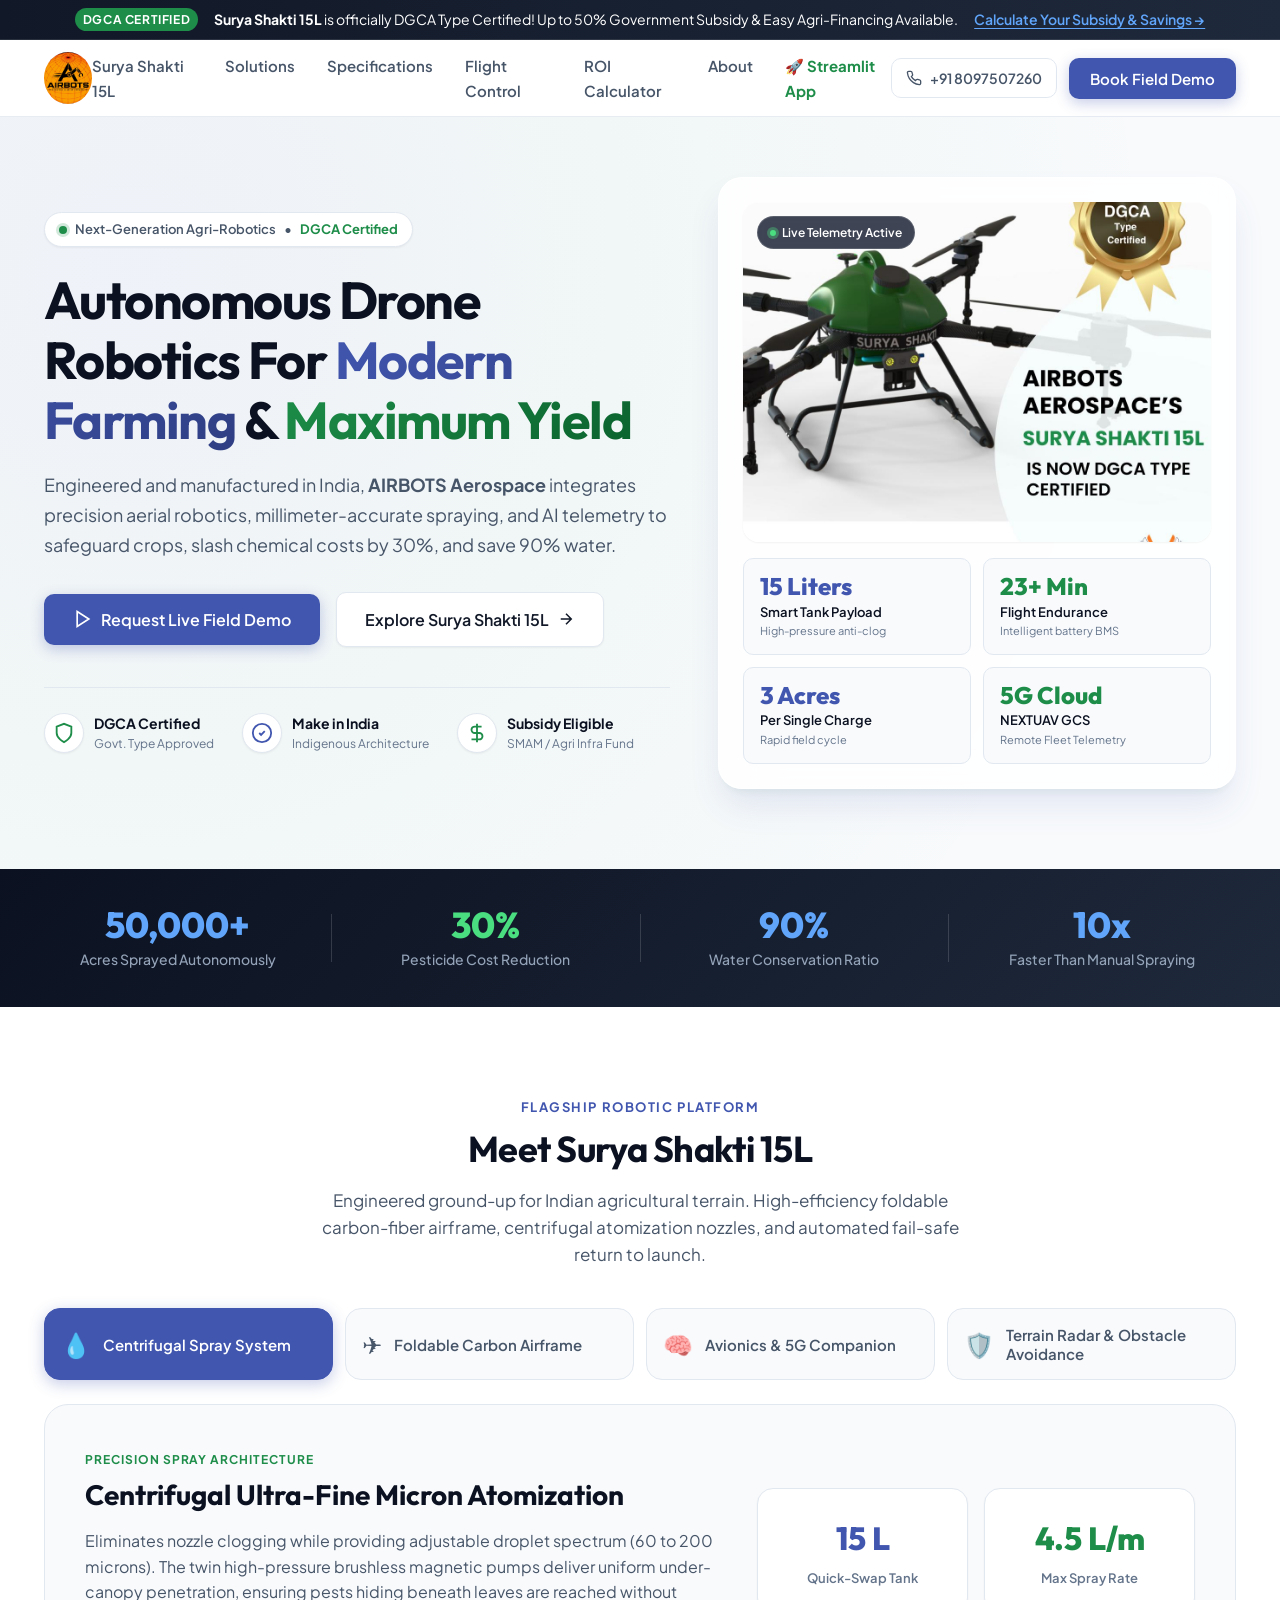
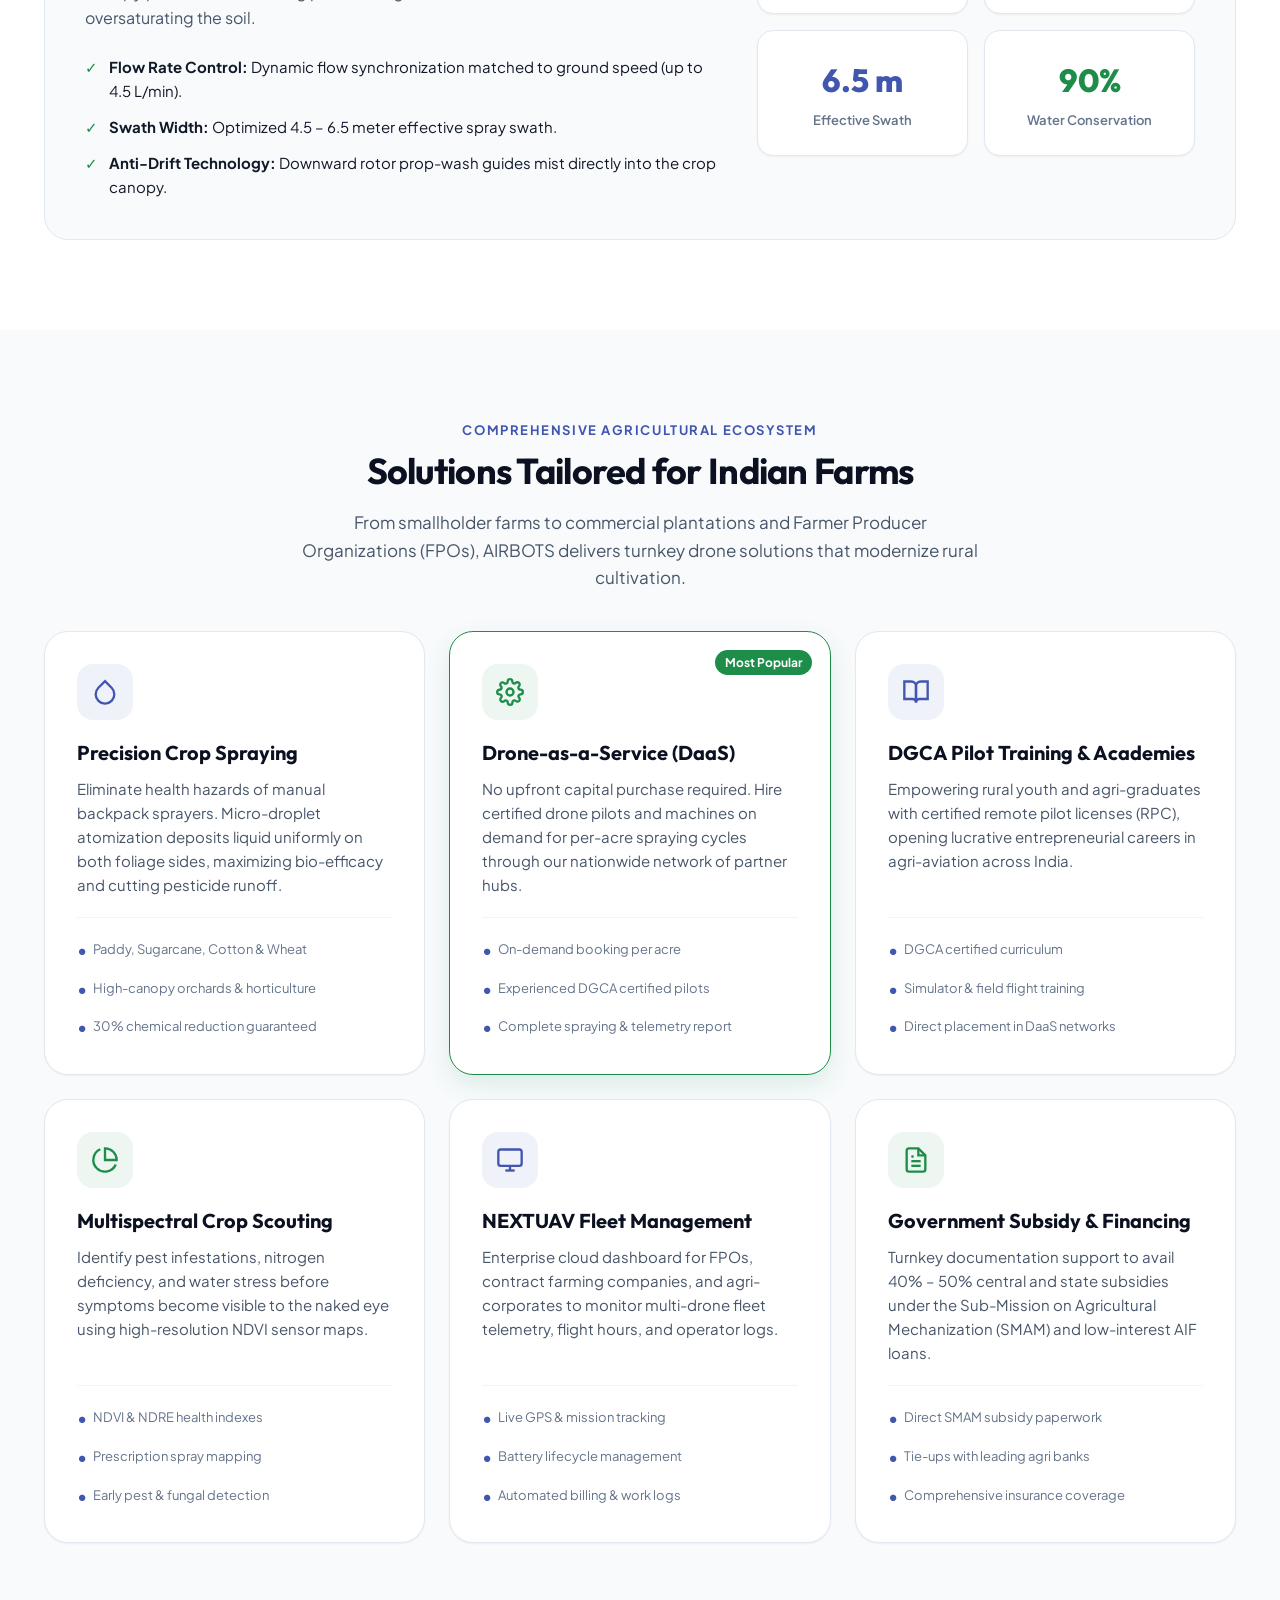
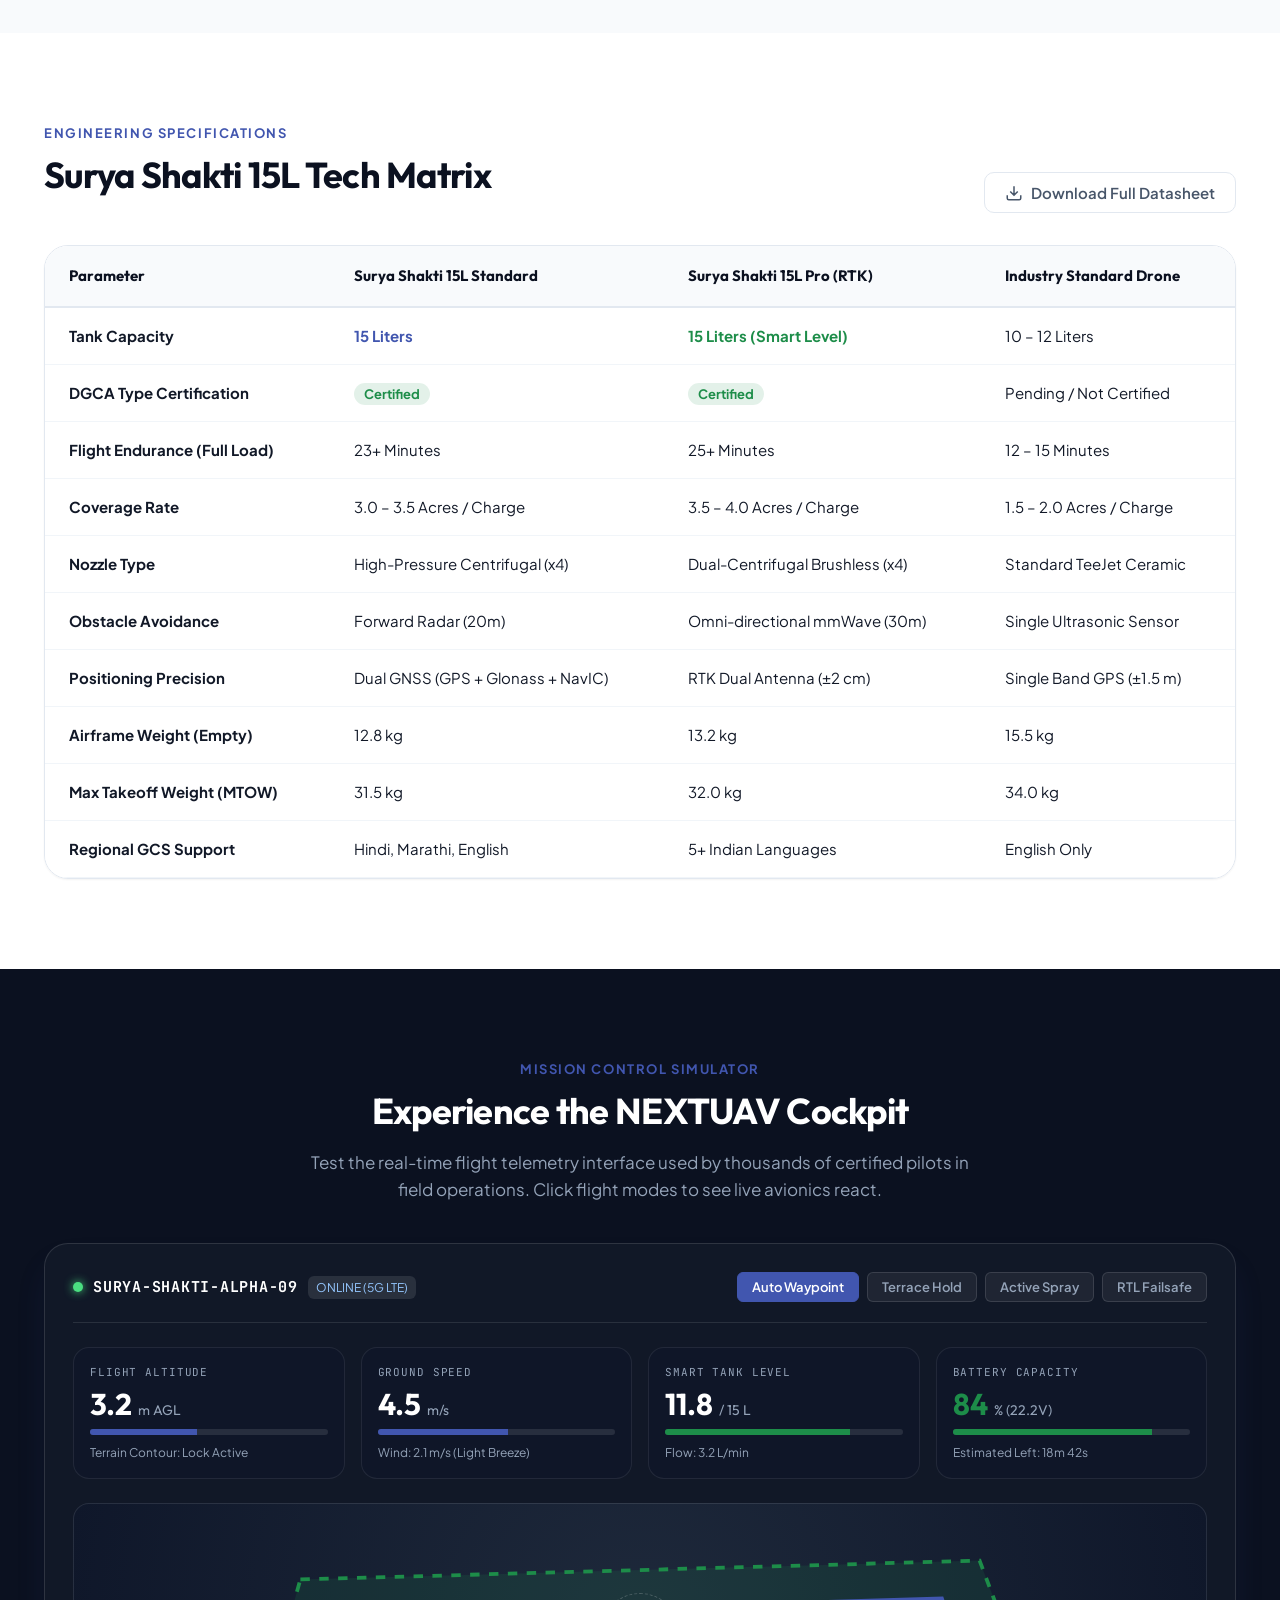
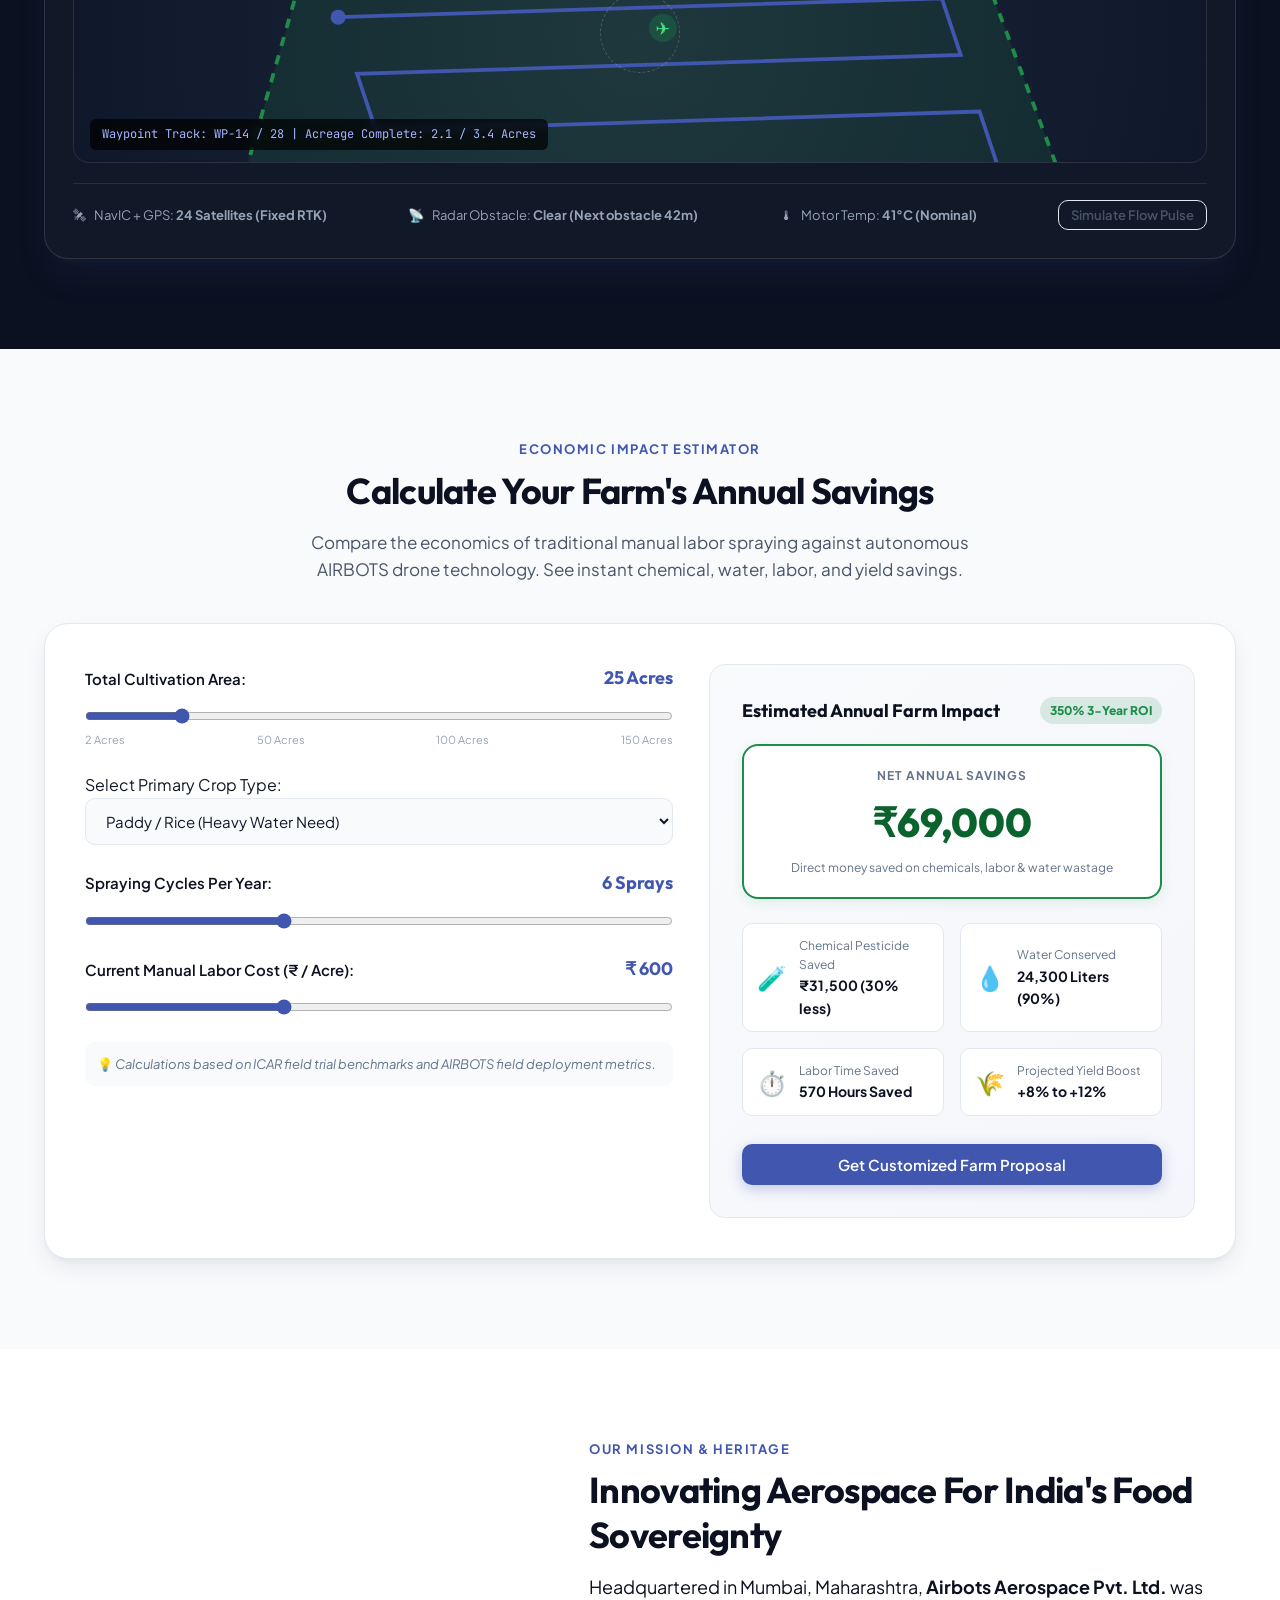
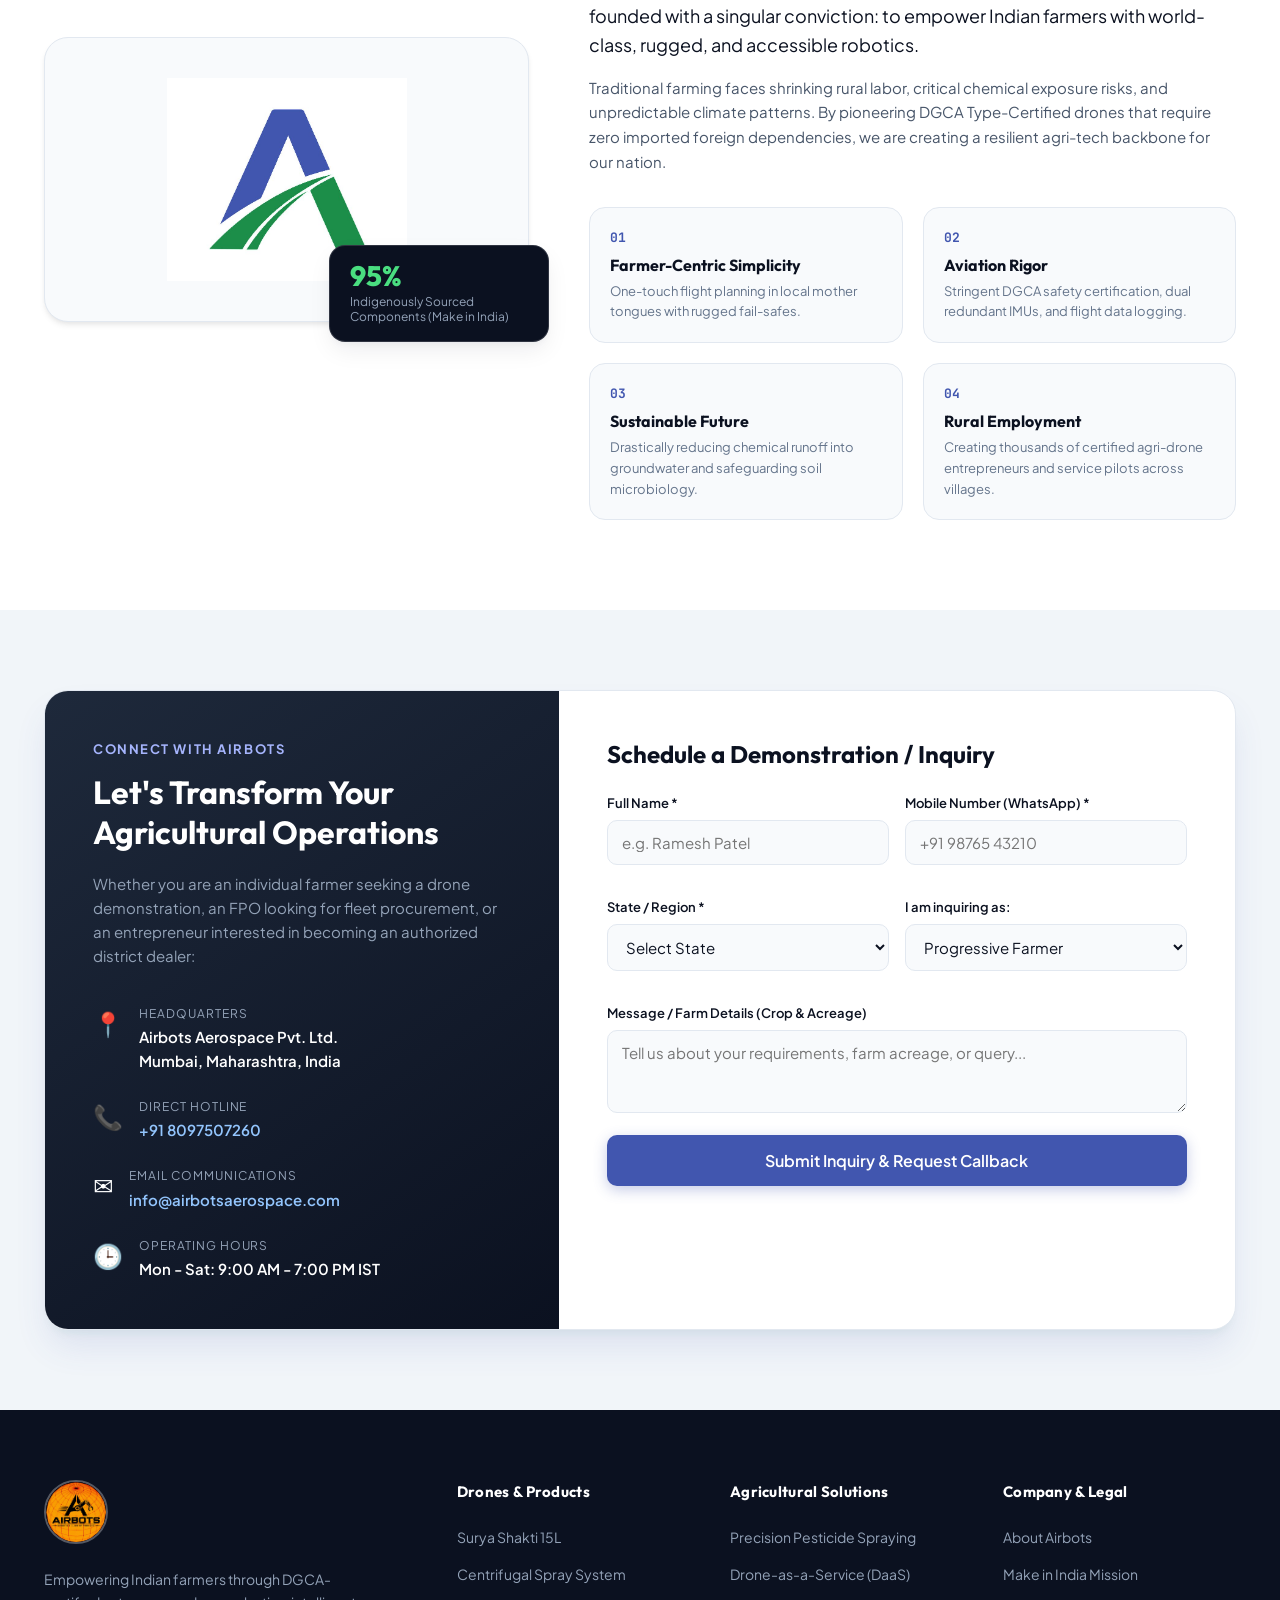
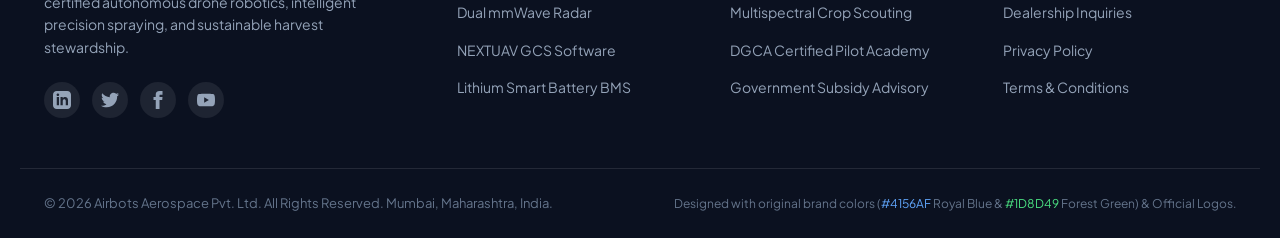
<file: index.html>
<!DOCTYPE html>
<html lang="en">
<head>
  <meta charset="UTF-8" />
  <meta name="viewport" content="width=device-width, initial-scale=1.0" />
  <title>AIRBOTS Aerospace — Autonomous Drone Robotics for Precision Agriculture</title>
  <link rel="icon" type="image/png" href="airbot_favicon.png" />
  <meta name="description" content="AIRBOTS Aerospace delivers DGCA Type-Certified autonomous agricultural drones, intelligent spraying solutions, and precision crop telemetry empowering farmers across India." />
  <meta name="theme-color" content="#4156AF" />

  <!-- Google Fonts: Inter & Outfit -->
  <link rel="preconnect" href="https://fonts.googleapis.com" />
  <link rel="preconnect" href="https://fonts.gstatic.com" crossorigin />
  <link href="https://fonts.googleapis.com/css2?family=Outfit:wght@400;500;600;700;800&family=Plus+Jakarta+Sans:wght@300;400;500;600;700&family=JetBrains+Mono:wght@400;600&display=swap" rel="stylesheet" />

  <link rel="stylesheet" href="styles.css" />
</head>
<body>
  <!-- Top Notification Ribbon -->
  <div class="top-banner">
    <div class="container top-banner-content">
      <div class="banner-badge">DGCA Certified</div>
      <p class="banner-text">
        <strong>Surya Shakti 15L</strong> is officially DGCA Type Certified! Up to 50% Government Subsidy & Easy Agri-Financing Available.
      </p>
      <a href="#calculator" class="banner-link">Calculate Your Subsidy & Savings &rarr;</a>
    </div>
  </div>

  <!-- Main Navigation Header -->
  <header class="site-header" id="navbar">
    <div class="container nav-container">
      <a href="#" class="brand-logo" aria-label="AIRBOTS Aerospace Homepage">
        <img src="airbots_logo_new.jpg" alt="AIRBOTS Robotics Club Logo" class="main-logo-img" />
      </a>

      <!-- Desktop Nav -->
      <nav class="main-nav" aria-label="Primary Navigation">
        <ul class="nav-list">
          <li class="nav-item"><a href="#drone" class="nav-link">Surya Shakti 15L</a></li>
          <li class="nav-item"><a href="#solutions" class="nav-link">Solutions</a></li>
          <li class="nav-item"><a href="#specs" class="nav-link">Specifications</a></li>
          <li class="nav-item"><a href="#telemetry" class="nav-link">Flight Control</a></li>
          <li class="nav-item"><a href="#calculator" class="nav-link">ROI Calculator</a></li>
          <li class="nav-item"><a href="#about" class="nav-link">About</a></li>
          <li class="nav-item"><a href="streamlit.html" class="nav-link" style="color: #1D8D49; font-weight:700;">🚀 Streamlit App</a></li>
        </ul>
      </nav>

      <!-- Header Actions -->
      <div class="header-actions">
        <a href="tel:+918097507260" class="btn btn-outline nav-contact-btn">
          <svg width="16" height="16" viewBox="0 0 24 24" fill="none" stroke="currentColor" stroke-width="2"><path d="M22 16.92v3a2 2 0 0 1-2.18 2 19.79 19.79 0 0 1-8.63-3.07 19.5 19.5 0 0 1-6-6 19.79 19.79 0 0 1-3.07-8.67A2 2 0 0 1 4.11 2h3a2 2 0 0 1 2 1.72 12.84 12.84 0 0 0 .7 2.81 2 2 0 0 1-.45 2.11L8.09 9.91a16 16 0 0 0 6 6l1.27-1.27a2 2 0 0 1 2.11-.45 12.84 12.84 0 0 0 2.81.7A2 2 0 0 1 22 16.92z"></path></svg>
          <span>+91 8097507260</span>
        </a>
        <button class="btn btn-primary" onclick="openModal('demo')">Book Field Demo</button>

        <button class="mobile-menu-toggle" id="menuToggle" aria-label="Toggle Navigation">
          <span></span><span></span><span></span>
        </button>
      </div>
    </div>

    <!-- Mobile Drawer -->
    <div class="mobile-drawer" id="mobileDrawer">
      <ul class="mobile-nav-list">
        <li><a href="#drone" onclick="closeDrawer()">Surya Shakti 15L Drone</a></li>
        <li><a href="#solutions" onclick="closeDrawer()">Agricultural Solutions</a></li>
        <li><a href="#specs" onclick="closeDrawer()">Technical Specs</a></li>
        <li><a href="#telemetry" onclick="closeDrawer()">Telemetry HUD</a></li>
        <li><a href="#calculator" onclick="closeDrawer()">Savings Calculator</a></li>
        <li><a href="#about" onclick="closeDrawer()">About Airbots</a></li>
        <li><a href="#contact" onclick="closeDrawer()">Contact & Dealership</a></li>
      </ul>
      <div class="mobile-drawer-cta">
        <button class="btn btn-primary w-100" onclick="closeDrawer(); openModal('demo');">Book Flight Demo</button>
      </div>
    </div>
  </header>

  <!-- Hero Section -->
  <section class="hero-section" id="hero">
    <div class="container hero-grid">
      <div class="hero-content">
        <div class="brand-pill">
          <span class="pill-dot"></span>
          <span>Next-Generation Agri-Robotics</span>
          <span class="pill-sep">•</span>
          <span class="pill-accent">DGCA Certified</span>
        </div>

        <h1 class="hero-title">
          Autonomous Drone Robotics For <span class="text-gradient-blue">Modern Farming</span> & <span class="text-gradient-green">Maximum Yield</span>
        </h1>

        <p class="hero-description">
          Engineered and manufactured in India, <strong>AIRBOTS Aerospace</strong> integrates precision aerial robotics, millimeter-accurate spraying, and AI telemetry to safeguard crops, slash chemical costs by 30%, and save 90% water.
        </p>

        <div class="hero-cta-group">
          <button class="btn btn-primary btn-lg" onclick="openModal('demo')">
            <svg width="20" height="20" viewBox="0 0 24 24" fill="none" stroke="currentColor" stroke-width="2"><polygon points="5 3 19 12 5 21 5 3"></polygon></svg>
            <span>Request Live Field Demo</span>
          </button>
          <a href="#specs" class="btn btn-secondary btn-lg">
            <span>Explore Surya Shakti 15L</span>
            <svg width="18" height="18" viewBox="0 0 24 24" fill="none" stroke="currentColor" stroke-width="2"><path d="M5 12h14M12 5l7 7-7 7"/></svg>
          </a>
        </div>

        <!-- Trust Badges -->
        <div class="hero-trust-row">
          <div class="trust-badge-item">
            <div class="trust-icon">
              <svg width="22" height="22" viewBox="0 0 24 24" fill="none" stroke="#1D8D49" stroke-width="2"><path d="M12 22s8-4 8-10V5l-8-3-8 3v7c0 6 8 10 8 10z"/></svg>
            </div>
            <div>
              <div class="trust-label">DGCA Certified</div>
              <div class="trust-sub">Govt. Type Approved</div>
            </div>
          </div>
          <div class="trust-badge-item">
            <div class="trust-icon">
              <svg width="22" height="22" viewBox="0 0 24 24" fill="none" stroke="#4156AF" stroke-width="2"><circle cx="12" cy="12" r="10"/><path d="m9 12 2 2 4-4"/></svg>
            </div>
            <div>
              <div class="trust-label">Make in India</div>
              <div class="trust-sub">Indigenous Architecture</div>
            </div>
          </div>
          <div class="trust-badge-item">
            <div class="trust-icon">
              <svg width="22" height="22" viewBox="0 0 24 24" fill="none" stroke="#1D8D49" stroke-width="2"><path d="M12 2v20M17 5H9.5a3.5 3.5 0 0 0 0 7h5a3.5 3.5 0 0 1 0 7H6"/></svg>
            </div>
            <div>
              <div class="trust-label">Subsidy Eligible</div>
              <div class="trust-sub">SMAM / Agri Infra Fund</div>
            </div>
          </div>
        </div>
      </div>

      <!-- Hero Visual Showcase -->
      <div class="hero-visual">
        <div class="drone-card-glass">
          <div class="drone-image-wrapper">
            <img src="airbot_loader.jpeg" alt="Surya Shakti 15L DGCA Type Certified Drone" class="hero-drone-img" />
            <div class="drone-tag-floating">
              <span class="pulse-indicator"></span> Live Telemetry Active
            </div>
          </div>

          <!-- Quick Telemetry HUD Ribbon -->
          <div class="hero-metrics-grid">
            <div class="metric-card">
              <div class="metric-val text-blue">15 Liters</div>
              <div class="metric-title">Smart Tank Payload</div>
              <div class="metric-detail">High-pressure anti-clog</div>
            </div>
            <div class="metric-card">
              <div class="metric-val text-green">23+ Min</div>
              <div class="metric-title">Flight Endurance</div>
              <div class="metric-detail">Intelligent battery BMS</div>
            </div>
            <div class="metric-card">
              <div class="metric-val text-blue">3 Acres</div>
              <div class="metric-title">Per Single Charge</div>
              <div class="metric-detail">Rapid field cycle</div>
            </div>
            <div class="metric-card">
              <div class="metric-val text-green">5G Cloud</div>
              <div class="metric-title">NEXTUAV GCS</div>
              <div class="metric-detail">Remote Fleet Telemetry</div>
            </div>
          </div>
        </div>
      </div>
    </div>
  </section>

  <!-- Key Value Props Banner -->
  <section class="metrics-banner">
    <div class="container">
      <div class="metrics-strip">
        <div class="strip-item">
          <div class="strip-num">50,000+</div>
          <div class="strip-text">Acres Sprayed Autonomously</div>
        </div>
        <div class="strip-divider"></div>
        <div class="strip-item">
          <div class="strip-num">30%</div>
          <div class="strip-text">Pesticide Cost Reduction</div>
        </div>
        <div class="strip-divider"></div>
        <div class="strip-item">
          <div class="strip-num">90%</div>
          <div class="strip-text">Water Conservation Ratio</div>
        </div>
        <div class="strip-divider"></div>
        <div class="strip-item">
          <div class="strip-num">10x</div>
          <div class="strip-text">Faster Than Manual Spraying</div>
        </div>
      </div>
    </div>
  </section>

  <!-- Flagship Product: Surya Shakti 15L Section -->
  <section class="section-product" id="drone">
    <div class="container">
      <div class="section-header text-center">
        <div class="section-sub">FLAGSHIP ROBOTIC PLATFORM</div>
        <h2 class="section-title">Meet Surya Shakti 15L</h2>
        <p class="section-desc">
          Engineered ground-up for Indian agricultural terrain. High-efficiency foldable carbon-fiber airframe, centrifugal atomization nozzles, and automated fail-safe return to launch.
        </p>
      </div>

      <div class="product-interactive-layout">
        <div class="product-tabs-nav" role="tablist">
          <button class="ptab-btn active" onclick="switchProductTab('spraying')">
            <span class="ptab-icon">💧</span>
            <span>Centrifugal Spray System</span>
          </button>
          <button class="ptab-btn" onclick="switchProductTab('airframe')">
            <span class="ptab-icon">✈️</span>
            <span>Foldable Carbon Airframe</span>
          </button>
          <button class="ptab-btn" onclick="switchProductTab('avionics')">
            <span class="ptab-icon">🧠</span>
            <span>Avionics & 5G Companion</span>
          </button>
          <button class="ptab-btn" onclick="switchProductTab('safety')">
            <span class="ptab-icon">🛡️</span>
            <span>Terrain Radar & Obstacle Avoidance</span>
          </button>
        </div>

        <div class="product-display-panel">
          <div class="ptab-content active" id="tab-spraying">
            <div class="ptab-grid">
              <div class="ptab-text">
                <span class="tag-accent">Precision Spray Architecture</span>
                <h3>Centrifugal Ultra-Fine Micron Atomization</h3>
                <p>
                  Eliminates nozzle clogging while providing adjustable droplet spectrum (60 to 200 microns). The twin high-pressure brushless magnetic pumps deliver uniform under-canopy penetration, ensuring pests hiding beneath leaves are reached without oversaturating the soil.
                </p>
                <ul class="feature-bullets">
                  <li><strong>Flow Rate Control:</strong> Dynamic flow synchronization matched to ground speed (up to 4.5 L/min).</li>
                  <li><strong>Swath Width:</strong> Optimized 4.5 – 6.5 meter effective spray swath.</li>
                  <li><strong>Anti-Drift Technology:</strong> Downward rotor prop-wash guides mist directly into the crop canopy.</li>
                </ul>
              </div>
              <div class="ptab-card-stats">
                <div class="stat-box">
                  <div class="sb-val">15 L</div>
                  <div class="sb-lbl">Quick-Swap Tank</div>
                </div>
                <div class="stat-box">
                  <div class="sb-val">4.5 L/m</div>
                  <div class="sb-lbl">Max Spray Rate</div>
                </div>
                <div class="stat-box">
                  <div class="sb-val">6.5 m</div>
                  <div class="sb-lbl">Effective Swath</div>
                </div>
                <div class="stat-box">
                  <div class="sb-val">90%</div>
                  <div class="sb-lbl">Water Conservation</div>
                </div>
              </div>
            </div>
          </div>

          <div class="ptab-content" id="tab-airframe">
            <div class="ptab-grid">
              <div class="ptab-text">
                <span class="tag-accent">Aviation-Grade Engineering</span>
                <h3>High-Tensile Carbon Fiber & Aluminum Alloy</h3>
                <p>
                  Built to withstand rugged field conditions and harsh weather. Features a quick-release cross-folding arm mechanism that shrinks the drone's footprint by 65%, allowing a single operator to transport it on standard farm vehicles or two-wheelers.
                </p>
                <ul class="feature-bullets">
                  <li><strong>IP54 Ingress Protection:</strong> Resistant to dust, high moisture, and corrosive chemical washdowns.</li>
                  <li><strong>Quick Fold System:</strong> Under 60 seconds from transport mode to fully operational flight readiness.</li>
                  <li><strong>Vibration Damping:</strong> Aerospace-grade silicone mountings isolating high-frequency propulsion vibrations.</li>
                </ul>
              </div>
              <div class="ptab-card-stats">
                <div class="stat-box">
                  <div class="sb-val">65%</div>
                  <div class="sb-lbl">Volume Reduction Folded</div>
                </div>
                <div class="stat-box">
                  <div class="sb-val">IP54</div>
                  <div class="sb-lbl">Weather Resistance</div>
                </div>
                <div class="stat-box">
                  <div class="sb-val">&lt; 60s</div>
                  <div class="sb-lbl">Deployment Time</div>
                </div>
                <div class="stat-box">
                  <div class="sb-val">T-Motor</div>
                  <div class="sb-lbl">High-Torque Powertrain</div>
                </div>
              </div>
            </div>
          </div>

          <div class="ptab-content" id="tab-avionics">
            <div class="ptab-grid">
              <div class="ptab-text">
                <span class="tag-accent">Autonomous Intelligence</span>
                <h3>NEXTUAV 5G Companion Computer & Autopilot</h3>
                <p>
                  Powered by an on-board companion compute platform with dual GNSS RTK compatibility for centimeter-level flight paths. Operates autonomous waypoint routes, automatic resume after battery replacement, and real-time cloud data sync.
                </p>
                <ul class="feature-bullets">
                  <li><strong>Centimeter Accuracy:</strong> RTK dual-antenna positioning prevents overlap and missed strips.</li>
                  <li><strong>Regional GCS UI:</strong> Ground station software available in Hindi, Marathi, Telugu, Tamil, and English.</li>
                  <li><strong>Blackbox Flight Recorder:</strong> Full telemetry logging for safety compliance and maintenance alerts.</li>
                </ul>
              </div>
              <div class="ptab-card-stats">
                <div class="stat-box">
                  <div class="sb-val">5G RTK</div>
                  <div class="sb-lbl">Centimeter Precision</div>
                </div>
                <div class="stat-box">
                  <div class="sb-val">5+ Lang</div>
                  <div class="sb-lbl">Regional GCS UI</div>
                </div>
                <div class="stat-box">
                  <div class="sb-val">Auto</div>
                  <div class="sb-lbl">Breakpoint Resume</div>
                </div>
                <div class="stat-box">
                  <div class="sb-val">Live</div>
                  <div class="sb-lbl">Telemetry Cloud Sync</div>
                </div>
              </div>
            </div>
          </div>

          <div class="ptab-content" id="tab-safety">
            <div class="ptab-grid">
              <div class="ptab-text">
                <span class="tag-accent">Fail-Safe Protection</span>
                <h3>Millimeter-Wave Radar & Geofence Matrix</h3>
                <p>
                  Dual forward-looking and terrain-following mmWave radar sensors scan the terrain up to 30 meters ahead. The drone automatically contours across hilly terraces and avoids power lines, tree branches, and field obstacles seamlessly.
                </p>
                <ul class="feature-bullets">
                  <li><strong>Terrain Following:</strong> Maintains constant altitude above undulating crop canopies automatically.</li>
                  <li><strong>Autonomous Return to Launch (RTL):</strong> Triggered on low battery, signal loss, or liquid empty.</li>
                  <li><strong>Virtual Geofencing:</strong> Strict flight boundary enforcement complying with DGCA green-zone regulations.</li>
                </ul>
              </div>
              <div class="ptab-card-stats">
                <div class="stat-box">
                  <div class="sb-val">30 m</div>
                  <div class="sb-lbl">Radar Sensing Range</div>
                </div>
                <div class="stat-box">
                  <div class="sb-val">0.1 m</div>
                  <div class="sb-lbl">Terrain Contour Res</div>
                </div>
                <div class="stat-box">
                  <div class="sb-val">Triple</div>
                  <div class="sb-lbl">Redundant IMU/Compass</div>
                </div>
                <div class="stat-box">
                  <div class="sb-val">Auto RTL</div>
                  <div class="sb-lbl">Signal Loss Failsafe</div>
                </div>
              </div>
            </div>
          </div>
        </div>
      </div>
    </div>
  </section>

  <!-- Complete Agri-Tech Solutions Grid -->
  <section class="section-solutions" id="solutions">
    <div class="container">
      <div class="section-header text-center">
        <div class="section-sub">COMPREHENSIVE AGRICULTURAL ECOSYSTEM</div>
        <h2 class="section-title">Solutions Tailored for Indian Farms</h2>
        <p class="section-desc">
          From smallholder farms to commercial plantations and Farmer Producer Organizations (FPOs), AIRBOTS delivers turnkey drone solutions that modernize rural cultivation.
        </p>
      </div>

      <div class="solutions-grid">
        <div class="solution-card">
          <div class="sol-icon-box bg-blue-tint">
            <svg width="28" height="28" viewBox="0 0 24 24" fill="none" stroke="#4156AF" stroke-width="2"><path d="M12 2.69l5.66 5.66a8 8 0 1 1-11.31 0z"/></svg>
          </div>
          <h3>Precision Crop Spraying</h3>
          <p>
            Eliminate health hazards of manual backpack sprayers. Micro-droplet atomization deposits liquid uniformly on both foliage sides, maximizing bio-efficacy and cutting pesticide runoff.
          </p>
          <ul class="sol-list">
            <li>Paddy, Sugarcane, Cotton & Wheat</li>
            <li>High-canopy orchards & horticulture</li>
            <li>30% chemical reduction guaranteed</li>
          </ul>
        </div>

        <div class="solution-card featured-sol-card">
          <div class="badge-featured">Most Popular</div>
          <div class="sol-icon-box bg-green-tint">
            <svg width="28" height="28" viewBox="0 0 24 24" fill="none" stroke="#1D8D49" stroke-width="2"><circle cx="12" cy="12" r="3"/><path d="M19.4 15a1.65 1.65 0 0 0 .33 1.82l.06.06a2 2 0 0 1 0 2.83 2 2 0 0 1-2.83 0l-.06-.06a1.65 1.65 0 0 0-1.82-.33 1.65 1.65 0 0 0-1 1.51V21a2 2 0 0 1-2 2 2 2 0 0 1-2-2v-.09A1.65 1.65 0 0 0 9 19.4a1.65 1.65 0 0 0-1.82.33l-.06.06a2 2 0 0 1-2.83 0 2 2 0 0 1 0-2.83l.06-.06a1.65 1.65 0 0 0 .33-1.82 1.65 1.65 0 0 0-1.51-1H3a2 2 0 0 1-2-2 2 2 0 0 1 2-2h.09A1.65 1.65 0 0 0 4.6 9a1.65 1.65 0 0 0-.33-1.82l-.06-.06a2 2 0 0 1 0-2.83 2 2 0 0 1 2.83 0l.06.06a1.65 1.65 0 0 0 1.82.33H9a1.65 1.65 0 0 0 1-1.51V3a2 2 0 0 1 2-2 2 2 0 0 1 2 2v.09a1.65 1.65 0 0 0 1 1.51 1.65 1.65 0 0 0 1.82-.33l.06-.06a2 2 0 0 1 2.83 0 2 2 0 0 1 0 2.83l-.06.06a1.65 1.65 0 0 0-.33 1.82V9a1.65 1.65 0 0 0 1.51 1H21a2 2 0 0 1 2 2 2 2 0 0 1-2 2h-.09a1.65 1.65 0 0 0-1.51 1z"/></svg>
          </div>
          <h3>Drone-as-a-Service (DaaS)</h3>
          <p>
            No upfront capital purchase required. Hire certified drone pilots and machines on demand for per-acre spraying cycles through our nationwide network of partner hubs.
          </p>
          <ul class="sol-list">
            <li>On-demand booking per acre</li>
            <li>Experienced DGCA certified pilots</li>
            <li>Complete spraying & telemetry report</li>
          </ul>
        </div>

        <div class="solution-card">
          <div class="sol-icon-box bg-blue-tint">
            <svg width="28" height="28" viewBox="0 0 24 24" fill="none" stroke="#4156AF" stroke-width="2"><path d="M2 3h6a4 4 0 0 1 4 4v14a3 3 0 0 0-3-3H2z"/><path d="M22 3h-6a4 4 0 0 0-4 4v14a3 3 0 0 1 3-3h7z"/></svg>
          </div>
          <h3>DGCA Pilot Training & Academies</h3>
          <p>
            Empowering rural youth and agri-graduates with certified remote pilot licenses (RPC), opening lucrative entrepreneurial careers in agri-aviation across India.
          </p>
          <ul class="sol-list">
            <li>DGCA certified curriculum</li>
            <li>Simulator & field flight training</li>
            <li>Direct placement in DaaS networks</li>
          </ul>
        </div>

        <div class="solution-card">
          <div class="sol-icon-box bg-green-tint">
            <svg width="28" height="28" viewBox="0 0 24 24" fill="none" stroke="#1D8D49" stroke-width="2"><path d="M21.21 15.89A10 10 0 1 1 8 2.83"/><path d="M22 12A10 10 0 0 0 12 2v10z"/></svg>
          </div>
          <h3>Multispectral Crop Scouting</h3>
          <p>
            Identify pest infestations, nitrogen deficiency, and water stress before symptoms become visible to the naked eye using high-resolution NDVI sensor maps.
          </p>
          <ul class="sol-list">
            <li>NDVI & NDRE health indexes</li>
            <li>Prescription spray mapping</li>
            <li>Early pest & fungal detection</li>
          </ul>
        </div>

        <div class="solution-card">
          <div class="sol-icon-box bg-blue-tint">
            <svg width="28" height="28" viewBox="0 0 24 24" fill="none" stroke="#4156AF" stroke-width="2"><rect x="2" y="3" width="20" height="14" rx="2" ry="2"/><line x1="8" y1="21" x2="16" y2="21"/><line x1="12" y1="17" x2="12" y2="21"/></svg>
          </div>
          <h3>NEXTUAV Fleet Management</h3>
          <p>
            Enterprise cloud dashboard for FPOs, contract farming companies, and agri-corporates to monitor multi-drone fleet telemetry, flight hours, and operator logs.
          </p>
          <ul class="sol-list">
            <li>Live GPS & mission tracking</li>
            <li>Battery lifecycle management</li>
            <li>Automated billing & work logs</li>
          </ul>
        </div>

        <div class="solution-card">
          <div class="sol-icon-box bg-green-tint">
            <svg width="28" height="28" viewBox="0 0 24 24" fill="none" stroke="#1D8D49" stroke-width="2"><path d="M14 2H6a2 2 0 0 0-2 2v16a2 2 0 0 0 2 2h12a2 2 0 0 0 2-2V8z"/><polyline points="14 2 14 8 20 8"/><line x1="16" y1="13" x2="8" y2="13"/><line x1="16" y1="17" x2="8" y2="17"/><polyline points="10 9 9 9 8 9"/></svg>
          </div>
          <h3>Government Subsidy & Financing</h3>
          <p>
            Turnkey documentation support to avail 40% – 50% central and state subsidies under the Sub-Mission on Agricultural Mechanization (SMAM) and low-interest AIF loans.
          </p>
          <ul class="sol-list">
            <li>Direct SMAM subsidy paperwork</li>
            <li>Tie-ups with leading agri banks</li>
            <li>Comprehensive insurance coverage</li>
          </ul>
        </div>
      </div>
    </div>
  </section>

  <!-- Technical Specifications Matrix -->
  <section class="section-specs" id="specs">
    <div class="container">
      <div class="specs-header-row">
        <div>
          <div class="section-sub">ENGINEERING SPECIFICATIONS</div>
          <h2 class="section-title">Surya Shakti 15L Tech Matrix</h2>
        </div>
        <div class="specs-actions">
          <button class="btn btn-outline" onclick="openModal('brochure')">
            <svg width="18" height="18" viewBox="0 0 24 24" fill="none" stroke="currentColor" stroke-width="2"><path d="M21 15v4a2 2 0 0 1-2 2H5a2 2 0 0 1-2-2v-4M7 10l5 5 5-5M12 15V3"/></svg>
            <span>Download Full Datasheet</span>
          </button>
        </div>
      </div>

      <div class="specs-table-container">
        <table class="specs-table">
          <thead>
            <tr>
              <th>Parameter</th>
              <th>Surya Shakti 15L Standard</th>
              <th>Surya Shakti 15L Pro (RTK)</th>
              <th>Industry Standard Drone</th>
            </tr>
          </thead>
          <tbody>
            <tr>
              <td><strong>Tank Capacity</strong></td>
              <td><span class="badge-spec">15 Liters</span></td>
              <td><span class="badge-spec spec-pro">15 Liters (Smart Level)</span></td>
              <td>10 – 12 Liters</td>
            </tr>
            <tr>
              <td><strong>DGCA Type Certification</strong></td>
              <td><span class="badge-green">Certified</span></td>
              <td><span class="badge-green">Certified</span></td>
              <td>Pending / Not Certified</td>
            </tr>
            <tr>
              <td><strong>Flight Endurance (Full Load)</strong></td>
              <td>23+ Minutes</td>
              <td>25+ Minutes</td>
              <td>12 – 15 Minutes</td>
            </tr>
            <tr>
              <td><strong>Coverage Rate</strong></td>
              <td>3.0 – 3.5 Acres / Charge</td>
              <td>3.5 – 4.0 Acres / Charge</td>
              <td>1.5 – 2.0 Acres / Charge</td>
            </tr>
            <tr>
              <td><strong>Nozzle Type</strong></td>
              <td>High-Pressure Centrifugal (x4)</td>
              <td>Dual-Centrifugal Brushless (x4)</td>
              <td>Standard TeeJet Ceramic</td>
            </tr>
            <tr>
              <td><strong>Obstacle Avoidance</strong></td>
              <td>Forward Radar (20m)</td>
              <td>Omni-directional mmWave (30m)</td>
              <td>Single Ultrasonic Sensor</td>
            </tr>
            <tr>
              <td><strong>Positioning Precision</strong></td>
              <td>Dual GNSS (GPS + Glonass + NavIC)</td>
              <td>RTK Dual Antenna (±2 cm)</td>
              <td>Single Band GPS (±1.5 m)</td>
            </tr>
            <tr>
              <td><strong>Airframe Weight (Empty)</strong></td>
              <td>12.8 kg</td>
              <td>13.2 kg</td>
              <td>15.5 kg</td>
            </tr>
            <tr>
              <td><strong>Max Takeoff Weight (MTOW)</strong></td>
              <td>31.5 kg</td>
              <td>32.0 kg</td>
              <td>34.0 kg</td>
            </tr>
            <tr>
              <td><strong>Regional GCS Support</strong></td>
              <td>Hindi, Marathi, English</td>
              <td>5+ Indian Languages</td>
              <td>English Only</td>
            </tr>
          </tbody>
        </table>
      </div>
    </div>
  </section>

  <!-- Live Telemetry / Flight HUD Simulator -->
  <section class="section-telemetry" id="telemetry">
    <div class="container">
      <div class="section-header text-center">
        <div class="section-sub">MISSION CONTROL SIMULATOR</div>
        <h2 class="section-title">Experience the NEXTUAV Cockpit</h2>
        <p class="section-desc">
          Test the real-time flight telemetry interface used by thousands of certified pilots in field operations. Click flight modes to see live avionics react.
        </p>
      </div>

      <div class="hud-simulator-card">
        <!-- HUD Header Bar -->
        <div class="hud-top-bar">
          <div class="hud-drone-status">
            <span class="hud-indicator active"></span>
            <span class="hud-text-bold">SURYA-SHAKTI-ALPHA-09</span>
            <span class="hud-tag">ONLINE (5G LTE)</span>
          </div>

          <div class="hud-flight-modes">
            <button class="mode-btn active" onclick="setFlightMode('auto')">Auto Waypoint</button>
            <button class="mode-btn" onclick="setFlightMode('hover')">Terrace Hold</button>
            <button class="mode-btn" onclick="setFlightMode('spray')">Active Spray</button>
            <button class="mode-btn btn-rtl" onclick="setFlightMode('rtl')">RTL Failsafe</button>
          </div>
        </div>

        <!-- HUD Gauges Grid -->
        <div class="hud-gauges-grid">
          <div class="gauge-card">
            <div class="gauge-label">FLIGHT ALTITUDE</div>
            <div class="gauge-value" id="hudAlt">3.2 <span class="unit">m AGL</span></div>
            <div class="gauge-bar-bg"><div class="gauge-bar-fill" id="altBar" style="width: 45%;"></div></div>
            <div class="gauge-sub">Terrain Contour: Lock Active</div>
          </div>

          <div class="gauge-card">
            <div class="gauge-label">GROUND SPEED</div>
            <div class="gauge-value" id="hudSpeed">4.5 <span class="unit">m/s</span></div>
            <div class="gauge-bar-bg"><div class="gauge-bar-fill" id="speedBar" style="width: 55%;"></div></div>
            <div class="gauge-sub">Wind: 2.1 m/s (Light Breeze)</div>
          </div>

          <div class="gauge-card">
            <div class="gauge-label">SMART TANK LEVEL</div>
            <div class="gauge-value" id="hudTank">11.8 <span class="unit">/ 15 L</span></div>
            <div class="gauge-bar-bg"><div class="gauge-bar-fill" id="tankBar" style="width: 78%; background-color: var(--primary-green);"></div></div>
            <div class="gauge-sub">Flow: <span id="hudFlow">3.2 L/min</span></div>
          </div>

          <div class="gauge-card">
            <div class="gauge-label">BATTERY CAPACITY</div>
            <div class="gauge-value text-green" id="hudBattery">84 <span class="unit">% (22.2V)</span></div>
            <div class="gauge-bar-bg"><div class="gauge-bar-fill" id="batteryBar" style="width: 84%; background-color: var(--primary-green);"></div></div>
            <div class="gauge-sub">Estimated Left: 18m 42s</div>
          </div>
        </div>

        <!-- HUD Radar & Satellite Map Mock -->
        <div class="hud-map-canvas">
          <div class="hud-canvas-overlay">
            <div class="hud-crosshair"></div>
            <div class="hud-drone-blip" id="droneBlip">
              <div class="blip-ripple"></div>
              <div class="blip-drone-icon">✈</div>
            </div>
            <div class="hud-field-polygon">
              <svg width="100%" height="100%" viewBox="0 0 600 240">
                <polygon points="120,40 480,30 540,190 80,180" fill="rgba(29, 141, 73, 0.15)" stroke="#1D8D49" stroke-width="2" stroke-dasharray="5 5" />
                <polyline points="140,60 460,50 470,80 150,90 160,120 480,110 490,140 170,150" fill="none" stroke="#4156AF" stroke-width="2" />
                <circle cx="140" cy="60" r="4" fill="#4156AF" />
                <circle cx="170" cy="150" r="4" fill="#1D8D49" />
              </svg>
            </div>
            <div class="hud-map-badge">Waypoint Track: WP-14 / 28 | Acreage Complete: 2.1 / 3.4 Acres</div>
          </div>
        </div>

        <!-- HUD Footer Telemetry Status -->
        <div class="hud-footer">
          <div class="telemetry-item">
            <span class="t-icon">🛰</span>
            <span>NavIC + GPS: <strong>24 Satellites (Fixed RTK)</strong></span>
          </div>
          <div class="telemetry-item">
            <span class="t-icon">📡</span>
            <span>Radar Obstacle: <strong>Clear (Next obstacle 42m)</strong></span>
          </div>
          <div class="telemetry-item">
            <span class="t-icon">🌡</span>
            <span>Motor Temp: <strong>41°C (Nominal)</strong></span>
          </div>
          <div class="telemetry-item">
            <button class="btn btn-sm btn-outline" onclick="triggerSimulatorTick()">Simulate Flow Pulse</button>
          </div>
        </div>
      </div>
    </div>
  </section>

  <!-- Interactive Agricultural ROI & Savings Calculator -->
  <section class="section-calculator" id="calculator">
    <div class="container">
      <div class="section-header text-center">
        <div class="section-sub">ECONOMIC IMPACT ESTIMATOR</div>
        <h2 class="section-title">Calculate Your Farm's Annual Savings</h2>
        <p class="section-desc">
          Compare the economics of traditional manual labor spraying against autonomous AIRBOTS drone technology. See instant chemical, water, labor, and yield savings.
        </p>
      </div>

      <div class="calc-card-container">
        <!-- Controls Column -->
        <div class="calc-controls">
          <div class="calc-group">
            <div class="calc-label-row">
              <label for="farmSize">Total Cultivation Area:</label>
              <span class="calc-val-display" id="farmSizeVal">25 Acres</span>
            </div>
            <input type="range" id="farmSize" min="2" max="150" value="25" class="calc-slider" oninput="updateCalculator()" />
            <div class="slider-ticks">
              <span>2 Acres</span>
              <span>50 Acres</span>
              <span>100 Acres</span>
              <span>150 Acres</span>
            </div>
          </div>

          <div class="calc-group">
            <label for="cropType">Select Primary Crop Type:</label>
            <select id="cropType" class="calc-select" onchange="updateCalculator()">
              <option value="cotton">Cotton / BT Cotton (High Spray Frequency)</option>
              <option value="paddy" selected>Paddy / Rice (Heavy Water Need)</option>
              <option value="sugarcane">Sugarcane (Tall Canopy Difficulty)</option>
              <option value="wheat">Wheat / Cereals</option>
              <option value="horticulture">Chili / Vegetables / Fruit Orchards</option>
            </select>
          </div>

          <div class="calc-group">
            <div class="calc-label-row">
              <label for="sprayCycles">Spraying Cycles Per Year:</label>
              <span class="calc-val-display" id="cyclesVal">6 Sprays</span>
            </div>
            <input type="range" id="sprayCycles" min="2" max="14" value="6" class="calc-slider" oninput="updateCalculator()" />
          </div>

          <div class="calc-group">
            <div class="calc-label-row">
              <label for="manualCost">Current Manual Labor Cost (₹ / Acre):</label>
              <span class="calc-val-display" id="laborCostVal">₹ 600</span>
            </div>
            <input type="range" id="manualCost" min="300" max="1200" step="50" value="600" class="calc-slider" oninput="updateCalculator()" />
          </div>

          <div class="calc-note">
            💡 <em>Calculations based on ICAR field trial benchmarks and AIRBOTS field deployment metrics.</em>
          </div>
        </div>

        <!-- Live Output Column -->
        <div class="calc-results">
          <div class="results-header">
            <h4>Estimated Annual Farm Impact</h4>
            <span class="badge-roi">350% 3-Year ROI</span>
          </div>

          <div class="savings-highlight-card">
            <div class="sh-label">NET ANNUAL SAVINGS</div>
            <div class="sh-amount" id="totalSavings">₹ 1,12,500</div>
            <div class="sh-sub">Direct money saved on chemicals, labor & water wastage</div>
          </div>

          <div class="results-breakdown-grid">
            <div class="res-item">
              <div class="res-icon">🧪</div>
              <div class="res-info">
                <div class="res-title">Chemical Pesticide Saved</div>
                <div class="res-val" id="chemSaved">₹ 45,000 (30% less)</div>
              </div>
            </div>

            <div class="res-item">
              <div class="res-icon">💧</div>
              <div class="res-info">
                <div class="res-title">Water Conserved</div>
                <div class="res-val" id="waterSaved">27,000 Liters (90%)</div>
              </div>
            </div>

            <div class="res-item">
              <div class="res-icon">⏱️</div>
              <div class="res-info">
                <div class="res-title">Labor Time Saved</div>
                <div class="res-val" id="timeSaved">180 Hours</div>
              </div>
            </div>

            <div class="res-item">
              <div class="res-icon">🌾</div>
              <div class="res-info">
                <div class="res-title">Projected Yield Boost</div>
                <div class="res-val" id="yieldBoost">+8% to +12%</div>
              </div>
            </div>
          </div>

          <div class="calc-cta-row">
            <button class="btn btn-primary w-100" onclick="openModal('quote')">Get Customized Farm Proposal</button>
          </div>
        </div>
      </div>
    </div>
  </section>

  <!-- About & Mission Section -->
  <section class="section-about" id="about">
    <div class="container about-grid">
      <div class="about-image-col">
        <div class="about-card-wrapper">
          <div class="about-emblem-container">
            <img src="airbot_wp.jpg" alt="AIRBOTS Aerospace Emblem" class="about-emblem-img" />
          </div>
          <div class="about-floating-card">
            <div class="afc-num">95%</div>
            <div class="afc-text">Indigenously Sourced Components (Make in India)</div>
          </div>
        </div>
      </div>

      <div class="about-text-col">
        <div class="section-sub">OUR MISSION & HERITAGE</div>
        <h2 class="section-title">Innovating Aerospace For India's Food Sovereignty</h2>
        <p class="about-lead">
          Headquartered in Mumbai, Maharashtra, <strong>Airbots Aerospace Pvt. Ltd.</strong> was founded with a singular conviction: to empower Indian farmers with world-class, rugged, and accessible robotics.
        </p>
        <p class="about-body">
          Traditional farming faces shrinking rural labor, critical chemical exposure risks, and unpredictable climate patterns. By pioneering DGCA Type-Certified drones that require zero imported foreign dependencies, we are creating a resilient agri-tech backbone for our nation.
        </p>

        <div class="about-pillars-grid">
          <div class="pillar-box">
            <div class="pillar-num">01</div>
            <h4>Farmer-Centric Simplicity</h4>
            <p>One-touch flight planning in local mother tongues with rugged fail-safes.</p>
          </div>
          <div class="pillar-box">
            <div class="pillar-num">02</div>
            <h4>Aviation Rigor</h4>
            <p>Stringent DGCA safety certification, dual redundant IMUs, and flight data logging.</p>
          </div>
          <div class="pillar-box">
            <div class="pillar-num">03</div>
            <h4>Sustainable Future</h4>
            <p>Drastically reducing chemical runoff into groundwater and safeguarding soil microbiology.</p>
          </div>
          <div class="pillar-box">
            <div class="pillar-num">04</div>
            <h4>Rural Employment</h4>
            <p>Creating thousands of certified agri-drone entrepreneurs and service pilots across villages.</p>
          </div>
        </div>
      </div>
    </div>
  </section>

  <!-- Dealership & Contact Section -->
  <section class="section-contact" id="contact">
    <div class="container">
      <div class="contact-card-glass">
        <div class="contact-grid">
          <div class="contact-info-panel">
            <div class="section-sub" style="color: #A5B4FC;">CONNECT WITH AIRBOTS</div>
            <h2>Let's Transform Your Agricultural Operations</h2>
            <p>
              Whether you are an individual farmer seeking a drone demonstration, an FPO looking for fleet procurement, or an entrepreneur interested in becoming an authorized district dealer:
            </p>

            <div class="contact-items">
              <div class="c-item">
                <div class="c-icon">📍</div>
                <div>
                  <div class="c-label">Headquarters</div>
                  <div class="c-val">Airbots Aerospace Pvt. Ltd.<br/>Mumbai, Maharashtra, India</div>
                </div>
              </div>

              <div class="c-item">
                <div class="c-icon">📞</div>
                <div>
                  <div class="c-label">Direct Hotline</div>
                  <div class="c-val"><a href="tel:+918097507260">+91 8097507260</a></div>
                </div>
              </div>

              <div class="c-item">
                <div class="c-icon">✉️</div>
                <div>
                  <div class="c-label">Email Communications</div>
                  <div class="c-val"><a href="mailto:info@airbotsaerospace.com">info@airbotsaerospace.com</a></div>
                </div>
              </div>

              <div class="c-item">
                <div class="c-icon">🕒</div>
                <div>
                  <div class="c-label">Operating Hours</div>
                  <div class="c-val">Mon - Sat: 9:00 AM - 7:00 PM IST</div>
                </div>
              </div>
            </div>
          </div>

          <!-- Contact Form Panel -->
          <div class="contact-form-panel">
            <h3>Schedule a Demonstration / Inquiry</h3>
            <form id="contactForm" onsubmit="handleFormSubmit(event)">
              <div class="form-row">
                <div class="form-group">
                  <label for="cName">Full Name *</label>
                  <input type="text" id="cName" class="form-input" placeholder="e.g. Ramesh Patel" required />
                </div>
                <div class="form-group">
                  <label for="cPhone">Mobile Number (WhatsApp) *</label>
                  <input type="tel" id="cPhone" class="form-input" placeholder="+91 98765 43210" required />
                </div>
              </div>

              <div class="form-row">
                <div class="form-group">
                  <label for="cState">State / Region *</label>
                  <select id="cState" class="form-input" required>
                    <option value="">Select State</option>
                    <option value="MH">Maharashtra</option>
                    <option value="GJ">Gujarat</option>
                    <option value="MP">Madhya Pradesh</option>
                    <option value="KA">Karnataka</option>
                    <option value="AP">Andhra Pradesh / Telangana</option>
                    <option value="PB">Punjab / Haryana</option>
                    <option value="UP">Uttar Pradesh</option>
                    <option value="OTHER">Other State / Union Territory</option>
                  </select>
                </div>
                <div class="form-group">
                  <label for="cType">I am inquiring as:</label>
                  <select id="cType" class="form-input">
                    <option value="farmer">Progressive Farmer</option>
                    <option value="dealer">Dealership / Franchisee Applicant</option>
                    <option value="fpo">FPO / Cooperative Society</option>
                    <option value="pilot">Drone Pilot Training Aspirant</option>
                    <option value="corporate">Agri-Business Enterprise</option>
                  </select>
                </div>
              </div>

              <div class="form-group">
                <label for="cMessage">Message / Farm Details (Crop & Acreage)</label>
                <textarea id="cMessage" rows="3" class="form-input" placeholder="Tell us about your requirements, farm acreage, or query..."></textarea>
              </div>

              <button type="submit" class="btn btn-primary btn-lg w-100" id="submitBtn">
                Submit Inquiry & Request Callback
              </button>
            </form>
            <div id="formFeedback" class="form-feedback hidden"></div>
          </div>
        </div>
      </div>
    </div>
  </section>

  <!-- Primary Footer -->
  <footer class="site-footer">
    <div class="container footer-top-row">
      <div class="footer-col-brand">
        <!-- Exact white logo on dark background -->
        <a href="#" class="footer-logo-link">
          <img src="airbots_logo_new.jpg" alt="AIRBOTS Robotics Club Logo" class="footer-logo-img" />
        </a>
        <p class="footer-tagline">
          Empowering Indian farmers through DGCA-certified autonomous drone robotics, intelligent precision spraying, and sustainable harvest stewardship.
        </p>
        <div class="footer-social-row">
          <a href="https://linkedin.com" target="_blank" rel="noopener" class="social-icon" aria-label="LinkedIn">
            <svg width="18" height="18" fill="currentColor" viewBox="0 0 24 24"><path d="M19 0h-14c-2.761 0-5 2.239-5 5v14c0 2.761 2.239 5 5 5h14c2.762 0 5-2.239 5-5v-14c0-2.761-2.238-5-5-5zm-11 19h-3v-11h3v11zm-1.5-12.268c-.966 0-1.75-.79-1.75-1.764s.784-1.764 1.75-1.764 1.75.79 1.75 1.764-.783 1.764-1.75 1.764zm13.5 12.268h-3v-5.604c0-3.368-4-3.113-4 0v5.604h-3v-11h3v1.765c1.396-2.586 7-2.777 7 2.476v6.759z"/></svg>
          </a>
          <a href="https://twitter.com" target="_blank" rel="noopener" class="social-icon" aria-label="Twitter">
            <svg width="18" height="18" fill="currentColor" viewBox="0 0 24 24"><path d="M24 4.557c-.883.392-1.832.656-2.828.775 1.017-.609 1.798-1.574 2.165-2.724-.951.564-2.005.974-3.127 1.195-.897-.957-2.178-1.555-3.594-1.555-3.179 0-5.515 2.966-4.797 6.045-4.091-.205-7.719-2.165-10.148-5.144-1.29 2.213-.669 5.108 1.523 6.574-.806-.026-1.566-.247-2.229-.616-.054 2.281 1.581 4.415 3.949 4.89-.693.188-1.452.232-2.224.084.626 1.956 2.444 3.379 4.6 3.419-2.07 1.623-4.678 2.348-7.29 2.04 2.179 1.397 4.768 2.212 7.548 2.212 9.142 0 14.307-7.721 13.995-14.646.962-.695 1.797-1.562 2.457-2.549z"/></svg>
          </a>
          <a href="https://facebook.com" target="_blank" rel="noopener" class="social-icon" aria-label="Facebook">
            <svg width="18" height="18" fill="currentColor" viewBox="0 0 24 24"><path d="M9 8h-3v4h3v12h5v-12h3.642l.358-4h-4v-1.667c0-.955.192-1.333 1.115-1.333h2.885v-5h-3.808c-3.596 0-5.192 1.583-5.192 4.615v3.385z"/></svg>
          </a>
          <a href="https://youtube.com" target="_blank" rel="noopener" class="social-icon" aria-label="YouTube">
            <svg width="18" height="18" fill="currentColor" viewBox="0 0 24 24"><path d="M23.498 6.186a3.016 3.016 0 0 0-2.122-2.136C19.505 3.545 12 3.545 12 3.545s-7.505 0-9.377.505A3.017 3.017 0 0 0 .502 6.186C0 8.07 0 12 0 12s0 3.93.502 5.814a3.016 3.016 0 0 0 2.122 2.136c1.871.505 9.376.505 9.376.505s7.505 0 9.377-.505a3.015 3.015 0 0 0 2.122-2.136C24 15.93 24 12 24 12s0-3.93-.502-5.814zM9.545 15.568V8.432L15.818 12l-6.273 3.568z"/></svg>
          </a>
        </div>
      </div>

      <div class="footer-links-col">
        <div class="footer-heading">Drones & Products</div>
        <ul class="footer-nav">
          <li><a href="#drone">Surya Shakti 15L</a></li>
          <li><a href="#specs">Centrifugal Spray System</a></li>
          <li><a href="#specs">Dual mmWave Radar</a></li>
          <li><a href="#telemetry">NEXTUAV GCS Software</a></li>
          <li><a href="#specs">Lithium Smart Battery BMS</a></li>
        </ul>
      </div>

      <div class="footer-links-col">
        <div class="footer-heading">Agricultural Solutions</div>
        <ul class="footer-nav">
          <li><a href="#solutions">Precision Pesticide Spraying</a></li>
          <li><a href="#solutions">Drone-as-a-Service (DaaS)</a></li>
          <li><a href="#solutions">Multispectral Crop Scouting</a></li>
          <li><a href="#solutions">DGCA Certified Pilot Academy</a></li>
          <li><a href="#calculator">Government Subsidy Advisory</a></li>
        </ul>
      </div>

      <div class="footer-links-col">
        <div class="footer-heading">Company & Legal</div>
        <ul class="footer-nav">
          <li><a href="#about">About Airbots</a></li>
          <li><a href="#about">Make in India Mission</a></li>
          <li><a href="#contact">Dealership Inquiries</a></li>
          <li><a href="#">Privacy Policy</a></li>
          <li><a href="#">Terms & Conditions</a></li>
        </ul>
      </div>
    </div>

    <div class="footer-bottom-bar">
      <div class="container footer-bottom-inner">
        <div>
          &copy; 2026 Airbots Aerospace Pvt. Ltd. All Rights Reserved. Mumbai, Maharashtra, India.
        </div>
        <div class="footer-credit">
          Designed with original brand colors (<span style="color:#60A5FA;">#4156AF</span> Royal Blue &amp; <span style="color:#4ADE80;">#1D8D49</span> Forest Green) &amp; Official Logos.
        </div>
      </div>
    </div>
  </footer>

  <!-- Modal Dialog for Demos & Inquiries -->
  <div class="modal-overlay" id="genericModal">
    <div class="modal-card">
      <button class="modal-close" onclick="closeModal()">&times;</button>
      <div id="modalContent">
        <!-- Injected via JavaScript -->
      </div>
    </div>
  </div>

  <script src="app.js"></script>
</body>
</html>
</file>
<file: styles.css>
/* ==========================================================================
   AIRBOTS AEROSPACE — Modern UI Design System
   Exact Brand Palette:
   - Primary Royal Blue: #4156AF
   - Primary Agri Green: #1D8D49
   - Deep Forest Green: #0A632D
   - Accent Terracotta: #E26959
   ========================================================================== */

:root {
  --primary-blue: #4156AF;
  --primary-blue-dark: #2F3E83;
  --primary-blue-light: #5C72D3;
  --primary-blue-bg: rgba(65, 86, 175, 0.08);

  --primary-green: #1D8D49;
  --primary-green-dark: #0A632D;
  --primary-green-light: #28B463;
  --primary-green-bg: rgba(29, 141, 73, 0.08);

  --accent-coral: #E26959;

  --carbon-900: #0B1120;
  --carbon-800: #111827;
  --carbon-700: #1F2937;
  --slate-600: #475569;
  --slate-500: #64748B;
  --slate-400: #94A3B8;
  --slate-200: #E2E8F0;
  --slate-100: #F1F5F9;
  --slate-50: #F8FAFC;
  --pure-white: #FFFFFF;

  --font-sans: 'Plus Jakarta Sans', system-ui, -apple-system, BlinkMacSystemFont, 'Segoe UI', Roboto, sans-serif;
  --font-heading: 'Outfit', sans-serif;
  --font-mono: 'JetBrains Mono', monospace;

  --shadow-sm: 0 1px 2px 0 rgba(0, 0, 0, 0.05);
  --shadow-md: 0 4px 6px -1px rgba(0, 0, 0, 0.08), 0 2px 4px -1px rgba(0, 0, 0, 0.04);
  --shadow-lg: 0 10px 25px -3px rgba(15, 23, 42, 0.08), 0 4px 6px -2px rgba(15, 23, 42, 0.04);
  --shadow-xl: 0 20px 35px -5px rgba(65, 86, 175, 0.12), 0 8px 10px -6px rgba(29, 141, 73, 0.08);

  --radius-sm: 6px;
  --radius-md: 10px;
  --radius-lg: 16px;
  --radius-xl: 24px;
  --radius-pill: 9999px;

  --transition-fast: 0.15s ease;
  --transition-normal: 0.25s ease;
  --transition-smooth: 0.4s cubic-bezier(0.16, 1, 0.3, 1);
}

*, *::before, *::after {
  box-sizing: border-box;
  margin: 0;
  padding: 0;
}

html {
  scroll-behavior: smooth;
  font-size: 16px;
}

body {
  font-family: var(--font-sans);
  background-color: var(--slate-50);
  color: var(--carbon-800);
  line-height: 1.6;
  -webkit-font-smoothing: antialiased;
  overflow-x: hidden;
}

img {
  max-width: 100%;
  height: auto;
  display: block;
}

a {
  color: inherit;
  text-decoration: none;
  transition: color var(--transition-fast);
}

button, input, select, textarea {
  font-family: inherit;
}

.container {
  width: 100%;
  max-width: 1240px;
  margin-left: auto;
  margin-right: auto;
  padding-left: 24px;
  padding-right: 24px;
}

/* ==========================================================================
   Typography & Utilities
   ========================================================================== */
h1, h2, h3, h4, h5, h6 {
  font-family: var(--font-heading);
  color: var(--carbon-900);
  font-weight: 700;
  line-height: 1.25;
}

.text-center { text-align: center; }
.text-blue { color: var(--primary-blue); }
.text-green { color: var(--primary-green); }
.w-100 { width: 100%; }

.text-gradient-blue {
  background: linear-gradient(135deg, #4156AF 0%, #2F3E83 100%);
  -webkit-background-clip: text;
  -webkit-text-fill-color: transparent;
}

.text-gradient-green {
  background: linear-gradient(135deg, #1D8D49 0%, #0A632D 100%);
  -webkit-background-clip: text;
  -webkit-text-fill-color: transparent;
}

.section-sub {
  font-family: var(--font-sans);
  font-size: 0.8125rem;
  font-weight: 700;
  letter-spacing: 0.12em;
  text-transform: uppercase;
  color: var(--primary-blue);
  margin-bottom: 8px;
}

.section-title {
  font-size: 2.25rem;
  letter-spacing: -0.02em;
  margin-bottom: 16px;
}

.section-desc {
  font-size: 1.0625rem;
  color: var(--slate-600);
  max-width: 680px;
  margin-left: auto;
  margin-right: auto;
  margin-bottom: 40px;
}

/* ==========================================================================
   Buttons
   ========================================================================== */
.btn {
  display: inline-flex;
  align-items: center;
  justify-content: center;
  gap: 8px;
  padding: 10px 20px;
  font-size: 0.9375rem;
  font-weight: 600;
  border-radius: var(--radius-md);
  border: 1px solid transparent;
  cursor: pointer;
  transition: all var(--transition-fast);
  white-space: nowrap;
}

.btn-primary {
  background-color: var(--primary-blue);
  color: var(--pure-white);
  box-shadow: 0 4px 14px rgba(65, 86, 175, 0.3);
}

.btn-primary:hover {
  background-color: var(--primary-blue-dark);
  box-shadow: 0 6px 18px rgba(65, 86, 175, 0.45);
  transform: translateY(-1px);
}

.btn-secondary {
  background-color: var(--pure-white);
  color: var(--carbon-800);
  border-color: var(--slate-200);
  box-shadow: var(--shadow-sm);
}

.btn-secondary:hover {
  border-color: var(--primary-blue);
  color: var(--primary-blue);
  background-color: var(--slate-50);
  transform: translateY(-1px);
}

.btn-outline {
  background-color: transparent;
  border-color: var(--slate-200);
  color: var(--slate-600);
}

.btn-outline:hover {
  border-color: var(--primary-blue);
  color: var(--primary-blue);
  background-color: var(--primary-blue-bg);
}

.btn-lg {
  padding: 14px 28px;
  font-size: 1rem;
  border-radius: var(--radius-md);
}

.btn-sm {
  padding: 6px 12px;
  font-size: 0.8125rem;
}

/* ==========================================================================
   Top Announcement Bar
   ========================================================================== */
.top-banner {
  background: linear-gradient(90deg, #111827 0%, #1E293B 100%);
  color: var(--pure-white);
  padding: 8px 0;
  font-size: 0.875rem;
  border-bottom: 1px solid rgba(255, 255, 255, 0.1);
}

.top-banner-content {
  display: flex;
  align-items: center;
  justify-content: center;
  gap: 16px;
  flex-wrap: wrap;
}

.banner-badge {
  background-color: var(--primary-green);
  color: var(--pure-white);
  font-size: 0.75rem;
  font-weight: 700;
  padding: 2px 8px;
  border-radius: var(--radius-pill);
  text-transform: uppercase;
  letter-spacing: 0.05em;
}

.banner-link {
  color: #60A5FA;
  font-weight: 600;
  text-decoration: underline;
  text-underline-offset: 3px;
}

.banner-link:hover {
  color: #93C5FD;
}

/* ==========================================================================
   Header & Navbar
   ========================================================================== */
.site-header {
  position: sticky;
  top: 0;
  z-index: 1000;
  background-color: rgba(255, 255, 255, 0.95);
  backdrop-filter: blur(12px);
  border-bottom: 1px solid rgba(226, 232, 240, 0.8);
  transition: all var(--transition-normal);
}

.site-header.scrolled {
  box-shadow: 0 4px 20px rgba(0, 0, 0, 0.06);
}

.nav-container {
  display: flex;
  align-items: center;
  justify-content: space-between;
  height: 76px;
}

.brand-logo {
  display: flex;
  align-items: center;
}

.main-logo-img {
  height: 52px;
  width: 52px;
  object-fit: cover;
  border-radius: 50%;
  border: 2px solid var(--blue-primary);
}

.main-nav {
  display: flex;
  align-items: center;
}

.nav-list {
  display: flex;
  list-style: none;
  gap: 32px;
}

.nav-link {
  font-size: 0.9375rem;
  font-weight: 600;
  color: var(--slate-600);
  position: relative;
  padding: 6px 0;
}

.nav-link:hover {
  color: var(--primary-blue);
}

.nav-link::after {
  content: '';
  position: absolute;
  bottom: 0;
  left: 0;
  width: 0;
  height: 2px;
  background-color: var(--primary-green);
  transition: width var(--transition-fast);
}

.nav-link:hover::after {
  width: 100%;
}

.header-actions {
  display: flex;
  align-items: center;
  gap: 12px;
}

.nav-contact-btn {
  font-size: 0.875rem;
  padding: 8px 14px;
}

.mobile-menu-toggle {
  display: none;
  background: none;
  border: none;
  cursor: pointer;
  padding: 8px;
  flex-direction: column;
  gap: 5px;
}

.mobile-menu-toggle span {
  width: 24px;
  height: 2px;
  background-color: var(--carbon-900);
  transition: var(--transition-fast);
}

.mobile-drawer {
  display: none;
  background-color: var(--pure-white);
  padding: 24px;
  border-bottom: 1px solid var(--slate-200);
  box-shadow: var(--shadow-lg);
}

.mobile-drawer.open {
  display: block;
}

.mobile-nav-list {
  list-style: none;
  display: flex;
  flex-direction: column;
  gap: 16px;
  margin-bottom: 20px;
}

.mobile-nav-list a {
  font-size: 1.0625rem;
  font-weight: 600;
  color: var(--carbon-800);
}

/* ==========================================================================
   Hero Section
   ========================================================================== */
.hero-section {
  padding: 60px 0 80px 0;
  background: radial-gradient(circle at 10% 20%, rgba(65, 86, 175, 0.05) 0%, rgba(29, 141, 73, 0.03) 40%, transparent 80%);
  position: relative;
  overflow: hidden;
}

.hero-grid {
  display: grid;
  grid-template-columns: 1.15fr 0.95fr;
  gap: 48px;
  align-items: center;
}

.brand-pill {
  display: inline-flex;
  align-items: center;
  gap: 8px;
  padding: 6px 14px;
  background-color: var(--pure-white);
  border: 1px solid var(--slate-200);
  border-radius: var(--radius-pill);
  font-size: 0.8125rem;
  font-weight: 600;
  color: var(--slate-600);
  margin-bottom: 24px;
  box-shadow: var(--shadow-sm);
}

.pill-dot {
  width: 8px;
  height: 8px;
  border-radius: 50%;
  background-color: var(--primary-green);
  box-shadow: 0 0 0 3px rgba(29, 141, 73, 0.2);
}

.pill-accent {
  color: var(--primary-green);
  font-weight: 700;
}

.hero-title {
  font-size: 3.25rem;
  line-height: 1.15;
  letter-spacing: -0.03em;
  margin-bottom: 20px;
}

.hero-description {
  font-size: 1.125rem;
  color: var(--slate-600);
  line-height: 1.65;
  margin-bottom: 32px;
}

.hero-cta-group {
  display: flex;
  align-items: center;
  gap: 16px;
  margin-bottom: 40px;
  flex-wrap: wrap;
}

.hero-trust-row {
  display: flex;
  align-items: center;
  gap: 28px;
  padding-top: 24px;
  border-top: 1px solid var(--slate-200);
  flex-wrap: wrap;
}

.trust-badge-item {
  display: flex;
  align-items: center;
  gap: 10px;
}

.trust-icon {
  width: 40px;
  height: 40px;
  border-radius: 50%;
  background-color: var(--pure-white);
  border: 1px solid var(--slate-200);
  display: flex;
  align-items: center;
  justify-content: center;
  box-shadow: var(--shadow-sm);
}

.trust-label {
  font-weight: 700;
  font-size: 0.875rem;
  color: var(--carbon-900);
}

.trust-sub {
  font-size: 0.75rem;
  color: var(--slate-500);
}

/* Hero Drone Visual Glass Card */
.drone-card-glass {
  background: rgba(255, 255, 255, 0.85);
  backdrop-filter: blur(16px);
  border: 1px solid rgba(255, 255, 255, 0.9);
  border-radius: var(--radius-xl);
  padding: 24px;
  box-shadow: var(--shadow-xl);
  position: relative;
}

.drone-image-wrapper {
  position: relative;
  border-radius: var(--radius-lg);
  overflow: hidden;
  background-color: var(--pure-white);
  box-shadow: var(--shadow-sm);
}

.hero-drone-img {
  width: 100%;
  height: 340px;
  object-fit: cover;
  transition: transform var(--transition-smooth);
}

.hero-drone-img:hover {
  transform: scale(1.02);
}

.drone-tag-floating {
  position: absolute;
  top: 14px;
  left: 14px;
  background: rgba(15, 23, 42, 0.8);
  backdrop-filter: blur(6px);
  color: var(--pure-white);
  padding: 6px 12px;
  border-radius: var(--radius-pill);
  font-size: 0.75rem;
  font-weight: 600;
  display: flex;
  align-items: center;
  gap: 6px;
  border: 1px solid rgba(255, 255, 255, 0.15);
}

.pulse-indicator {
  width: 6px;
  height: 6px;
  background-color: #4ADE80;
  border-radius: 50%;
  box-shadow: 0 0 0 3px rgba(74, 222, 128, 0.35);
}

.hero-metrics-grid {
  display: grid;
  grid-template-columns: repeat(2, 1fr);
  gap: 12px;
  margin-top: 16px;
}

.metric-card {
  background-color: var(--slate-50);
  border: 1px solid var(--slate-200);
  border-radius: var(--radius-md);
  padding: 14px 16px;
}

.metric-val {
  font-family: var(--font-heading);
  font-size: 1.5rem;
  font-weight: 800;
  line-height: 1.1;
  margin-bottom: 2px;
}

.metric-title {
  font-size: 0.8125rem;
  font-weight: 600;
  color: var(--carbon-900);
}

.metric-detail {
  font-size: 0.6875rem;
  color: var(--slate-500);
}

/* ==========================================================================
   Metrics Banner
   ========================================================================== */
.metrics-banner {
  background: linear-gradient(135deg, var(--carbon-900) 0%, #1E293B 100%);
  color: var(--pure-white);
  padding: 36px 0;
}

.metrics-strip {
  display: flex;
  align-items: center;
  justify-content: space-between;
  flex-wrap: wrap;
  gap: 20px;
}

.strip-item {
  flex: 1;
  min-width: 180px;
  text-align: center;
}

.strip-num {
  font-family: var(--font-heading);
  font-size: 2.25rem;
  font-weight: 800;
  color: #60A5FA;
  line-height: 1.1;
  margin-bottom: 4px;
}

.strip-item:nth-child(3) .strip-num {
  color: #4ADE80;
}

.strip-text {
  font-size: 0.875rem;
  color: var(--slate-400);
  font-weight: 500;
}

.strip-divider {
  width: 1px;
  height: 48px;
  background-color: rgba(255, 255, 255, 0.15);
}

/* ==========================================================================
   Product Section: Surya Shakti 15L
   ========================================================================== */
.section-product {
  padding: 90px 0;
  background-color: var(--pure-white);
}

.product-interactive-layout {
  margin-top: 40px;
}

.product-tabs-nav {
  display: grid;
  grid-template-columns: repeat(4, 1fr);
  gap: 12px;
  margin-bottom: 24px;
}

.ptab-btn {
  background-color: var(--slate-50);
  border: 1px solid var(--slate-200);
  border-radius: var(--radius-lg);
  padding: 16px;
  display: flex;
  align-items: center;
  gap: 12px;
  font-weight: 600;
  font-size: 0.9375rem;
  color: var(--slate-600);
  cursor: pointer;
  transition: all var(--transition-fast);
  text-align: left;
}

.ptab-icon {
  font-size: 1.5rem;
}

.ptab-btn:hover {
  background-color: var(--primary-blue-bg);
  color: var(--primary-blue);
  border-color: rgba(65, 86, 175, 0.3);
}

.ptab-btn.active {
  background-color: var(--primary-blue);
  color: var(--pure-white);
  border-color: var(--primary-blue);
  box-shadow: 0 4px 15px rgba(65, 86, 175, 0.3);
}

.product-display-panel {
  background-color: var(--slate-50);
  border: 1px solid var(--slate-200);
  border-radius: var(--radius-xl);
  padding: 40px;
}

.ptab-content {
  display: none;
}

.ptab-content.active {
  display: block;
  animation: fadeIn 0.35s ease;
}

@keyframes fadeIn {
  from { opacity: 0; transform: translateY(6px); }
  to { opacity: 1; transform: translateY(0); }
}

.ptab-grid {
  display: grid;
  grid-template-columns: 1.3fr 0.9fr;
  gap: 40px;
  align-items: center;
}

.tag-accent {
  display: inline-block;
  font-size: 0.75rem;
  font-weight: 700;
  letter-spacing: 0.08em;
  text-transform: uppercase;
  color: var(--primary-green);
  margin-bottom: 8px;
}

.ptab-text h3 {
  font-size: 1.75rem;
  margin-bottom: 16px;
}

.ptab-text p {
  color: var(--slate-600);
  font-size: 1rem;
  margin-bottom: 24px;
}

.feature-bullets {
  list-style: none;
  display: flex;
  flex-direction: column;
  gap: 12px;
}

.feature-bullets li {
  position: relative;
  padding-left: 24px;
  font-size: 0.9375rem;
  color: var(--carbon-800);
}

.feature-bullets li::before {
  content: '✓';
  position: absolute;
  left: 0;
  color: var(--primary-green);
  font-weight: 800;
}

.ptab-card-stats {
  display: grid;
  grid-template-columns: repeat(2, 1fr);
  gap: 16px;
}

.stat-box {
  background-color: var(--pure-white);
  border: 1px solid var(--slate-200);
  border-radius: var(--radius-lg);
  padding: 24px;
  text-align: center;
  box-shadow: var(--shadow-sm);
}

.sb-val {
  font-family: var(--font-heading);
  font-size: 2rem;
  font-weight: 800;
  color: var(--primary-blue);
  margin-bottom: 4px;
}

.stat-box:nth-child(even) .sb-val {
  color: var(--primary-green);
}

.sb-lbl {
  font-size: 0.8125rem;
  font-weight: 600;
  color: var(--slate-500);
}

/* ==========================================================================
   Solutions Grid
   ========================================================================== */
.section-solutions {
  padding: 90px 0;
  background-color: var(--slate-50);
}

.solutions-grid {
  display: grid;
  grid-template-columns: repeat(3, 1fr);
  gap: 24px;
  margin-top: 40px;
}

.solution-card {
  background-color: var(--pure-white);
  border: 1px solid var(--slate-200);
  border-radius: var(--radius-xl);
  padding: 32px;
  box-shadow: var(--shadow-sm);
  transition: all var(--transition-fast);
  position: relative;
  display: flex;
  flex-direction: column;
}

.solution-card:hover {
  transform: translateY(-4px);
  box-shadow: var(--shadow-lg);
  border-color: rgba(65, 86, 175, 0.3);
}

.featured-sol-card {
  border-color: var(--primary-green);
  box-shadow: 0 10px 25px rgba(29, 141, 73, 0.12);
}

.badge-featured {
  position: absolute;
  top: 18px;
  right: 18px;
  background-color: var(--primary-green);
  color: var(--pure-white);
  font-size: 0.75rem;
  font-weight: 700;
  padding: 3px 10px;
  border-radius: var(--radius-pill);
}

.sol-icon-box {
  width: 56px;
  height: 56px;
  border-radius: var(--radius-lg);
  display: flex;
  align-items: center;
  justify-content: center;
  margin-bottom: 20px;
}

.bg-blue-tint { background-color: var(--primary-blue-bg); }
.bg-green-tint { background-color: var(--primary-green-bg); }

.solution-card h3 {
  font-size: 1.25rem;
  margin-bottom: 12px;
}

.solution-card p {
  color: var(--slate-600);
  font-size: 0.9375rem;
  margin-bottom: 20px;
  flex-grow: 1;
}

.sol-list {
  list-style: none;
  display: flex;
  flex-direction: column;
  gap: 8px;
  padding-top: 16px;
  border-top: 1px solid var(--slate-100);
}

.sol-list li {
  font-size: 0.8125rem;
  color: var(--slate-500);
  display: flex;
  align-items: center;
  gap: 6px;
}

.sol-list li::before {
  content: '•';
  color: var(--primary-blue);
  font-size: 1.2rem;
}

/* ==========================================================================
   Specs Matrix Table
   ========================================================================== */
.section-specs {
  padding: 90px 0;
  background-color: var(--pure-white);
}

.specs-header-row {
  display: flex;
  align-items: flex-end;
  justify-content: space-between;
  margin-bottom: 32px;
  flex-wrap: wrap;
  gap: 20px;
}

.specs-table-container {
  overflow-x: auto;
  border-radius: var(--radius-xl);
  border: 1px solid var(--slate-200);
  box-shadow: var(--shadow-sm);
}

.specs-table {
  width: 100%;
  border-collapse: collapse;
  background-color: var(--pure-white);
  text-align: left;
}

.specs-table th {
  background-color: var(--slate-50);
  padding: 18px 24px;
  font-family: var(--font-heading);
  font-weight: 700;
  font-size: 0.9375rem;
  color: var(--carbon-900);
  border-bottom: 2px solid var(--slate-200);
}

.specs-table td {
  padding: 16px 24px;
  font-size: 0.9375rem;
  border-bottom: 1px solid var(--slate-100);
  color: var(--carbon-800);
}

.specs-table tbody tr:hover {
  background-color: var(--slate-50);
}

.badge-spec {
  font-weight: 700;
  color: var(--primary-blue);
}

.spec-pro {
  color: var(--primary-green);
}

.badge-green {
  background-color: rgba(29, 141, 73, 0.12);
  color: var(--primary-green);
  font-weight: 700;
  padding: 3px 10px;
  border-radius: var(--radius-pill);
  font-size: 0.8125rem;
}

/* ==========================================================================
   Telemetry HUD Simulator
   ========================================================================== */
.section-telemetry {
  padding: 90px 0;
  background-color: var(--carbon-900);
  color: var(--pure-white);
}

.section-telemetry .section-title {
  color: var(--pure-white);
}

.section-telemetry .section-desc {
  color: var(--slate-400);
}

.hud-simulator-card {
  background-color: var(--carbon-800);
  border: 1px solid rgba(255, 255, 255, 0.12);
  border-radius: var(--radius-xl);
  padding: 28px;
  box-shadow: var(--shadow-xl);
}

.hud-top-bar {
  display: flex;
  align-items: center;
  justify-content: space-between;
  padding-bottom: 20px;
  border-bottom: 1px solid rgba(255, 255, 255, 0.1);
  flex-wrap: wrap;
  gap: 16px;
}

.hud-drone-status {
  display: flex;
  align-items: center;
  gap: 10px;
}

.hud-indicator {
  width: 10px;
  height: 10px;
  border-radius: 50%;
  background-color: #4ADE80;
  box-shadow: 0 0 10px #4ADE80;
}

.hud-text-bold {
  font-family: var(--font-mono);
  font-weight: 700;
  font-size: 0.9375rem;
  letter-spacing: 0.05em;
}

.hud-tag {
  background-color: rgba(255, 255, 255, 0.1);
  padding: 2px 8px;
  border-radius: var(--radius-sm);
  font-size: 0.75rem;
  color: #93C5FD;
}

.hud-flight-modes {
  display: flex;
  gap: 8px;
  flex-wrap: wrap;
}

.mode-btn {
  background-color: rgba(255, 255, 255, 0.06);
  border: 1px solid rgba(255, 255, 255, 0.12);
  color: var(--slate-400);
  padding: 6px 14px;
  border-radius: var(--radius-sm);
  font-size: 0.8125rem;
  font-weight: 600;
  cursor: pointer;
  transition: all var(--transition-fast);
}

.mode-btn:hover {
  background-color: rgba(255, 255, 255, 0.15);
  color: var(--pure-white);
}

.mode-btn.active {
  background-color: var(--primary-blue);
  color: var(--pure-white);
  border-color: var(--primary-blue);
}

.btn-rtl:hover {
  border-color: #EF4444;
  color: #EF4444;
}

.hud-gauges-grid {
  display: grid;
  grid-template-columns: repeat(4, 1fr);
  gap: 16px;
  margin: 24px 0;
}

.gauge-card {
  background-color: rgba(15, 23, 42, 0.6);
  border: 1px solid rgba(255, 255, 255, 0.08);
  border-radius: var(--radius-lg);
  padding: 16px;
}

.gauge-label {
  font-family: var(--font-mono);
  font-size: 0.6875rem;
  color: var(--slate-400);
  letter-spacing: 0.08em;
  margin-bottom: 6px;
}

.gauge-value {
  font-family: var(--font-heading);
  font-size: 1.875rem;
  font-weight: 700;
  line-height: 1.1;
  margin-bottom: 8px;
}

.gauge-value .unit {
  font-size: 0.875rem;
  color: var(--slate-400);
  font-weight: 400;
}

.gauge-bar-bg {
  width: 100%;
  height: 6px;
  background-color: rgba(255, 255, 255, 0.1);
  border-radius: var(--radius-pill);
  overflow: hidden;
  margin-bottom: 8px;
}

.gauge-bar-fill {
  height: 100%;
  background-color: var(--primary-blue);
  transition: width 0.4s ease;
}

.gauge-sub {
  font-size: 0.75rem;
  color: var(--slate-400);
}

/* Map Canvas */
.hud-map-canvas {
  height: 260px;
  background: radial-gradient(circle at center, #1E293B 0%, #0F172A 100%);
  border: 1px solid rgba(255, 255, 255, 0.1);
  border-radius: var(--radius-lg);
  position: relative;
  overflow: hidden;
  margin-bottom: 20px;
}

.hud-canvas-overlay {
  position: absolute;
  top: 0; left: 0; right: 0; bottom: 0;
}

.hud-crosshair {
  position: absolute;
  top: 50%; left: 50%;
  transform: translate(-50%, -50%);
  width: 80px; height: 80px;
  border: 1px dashed rgba(255, 255, 255, 0.2);
  border-radius: 50%;
}

.hud-drone-blip {
  position: absolute;
  top: 48%; left: 52%;
  transform: translate(-50%, -50%);
  cursor: pointer;
}

.blip-ripple {
  width: 28px; height: 28px;
  background-color: rgba(29, 141, 73, 0.3);
  border-radius: 50%;
  animation: pulseRipple 1.8s infinite;
}

.blip-drone-icon {
  position: absolute;
  top: 50%; left: 50%;
  transform: translate(-50%, -50%);
  color: #4ADE80;
  font-size: 1.1rem;
}

@keyframes pulseRipple {
  0% { transform: scale(0.6); opacity: 1; }
  100% { transform: scale(2.2); opacity: 0; }
}

.hud-map-badge {
  position: absolute;
  bottom: 12px; left: 16px;
  background: rgba(0, 0, 0, 0.7);
  backdrop-filter: blur(4px);
  padding: 6px 12px;
  border-radius: var(--radius-sm);
  font-size: 0.75rem;
  font-family: var(--font-mono);
  color: #A5B4FC;
}

.hud-footer {
  display: flex;
  align-items: center;
  justify-content: space-between;
  padding-top: 16px;
  border-top: 1px solid rgba(255, 255, 255, 0.1);
  flex-wrap: wrap;
  gap: 12px;
  font-size: 0.8125rem;
  color: var(--slate-400);
}

.telemetry-item {
  display: flex;
  align-items: center;
  gap: 8px;
}

/* ==========================================================================
   ROI Calculator Section
   ========================================================================== */
.section-calculator {
  padding: 90px 0;
  background-color: var(--slate-50);
}

.calc-card-container {
  display: grid;
  grid-template-columns: 1.15fr 0.95fr;
  gap: 36px;
  background-color: var(--pure-white);
  border: 1px solid var(--slate-200);
  border-radius: var(--radius-xl);
  padding: 40px;
  box-shadow: var(--shadow-lg);
}

.calc-group {
  margin-bottom: 24px;
}

.calc-label-row {
  display: flex;
  justify-content: space-between;
  align-items: center;
  margin-bottom: 8px;
  font-weight: 600;
  font-size: 0.9375rem;
  color: var(--carbon-900);
}

.calc-val-display {
  font-family: var(--font-heading);
  font-weight: 700;
  color: var(--primary-blue);
  font-size: 1.125rem;
}

.calc-slider {
  width: 100%;
  height: 8px;
  border-radius: var(--radius-pill);
  background: var(--slate-200);
  outline: none;
  accent-color: var(--primary-blue);
  cursor: pointer;
}

.slider-ticks {
  display: flex;
  justify-content: space-between;
  font-size: 0.6875rem;
  color: var(--slate-400);
  margin-top: 4px;
}

.calc-select {
  width: 100%;
  padding: 12px 16px;
  border: 1px solid var(--slate-200);
  border-radius: var(--radius-md);
  font-size: 0.9375rem;
  color: var(--carbon-800);
  background-color: var(--slate-50);
  outline: none;
  cursor: pointer;
}

.calc-note {
  font-size: 0.8125rem;
  color: var(--slate-500);
  padding: 12px;
  background-color: var(--slate-50);
  border-radius: var(--radius-md);
}

/* Results Column */
.calc-results {
  background: linear-gradient(135deg, #F8FAFC 0%, rgba(65, 86, 175, 0.05) 100%);
  border: 1px solid var(--slate-200);
  border-radius: var(--radius-lg);
  padding: 32px;
  display: flex;
  flex-direction: column;
}

.results-header {
  display: flex;
  justify-content: space-between;
  align-items: center;
  margin-bottom: 20px;
}

.results-header h4 {
  font-size: 1.125rem;
}

.badge-roi {
  background-color: rgba(29, 141, 73, 0.15);
  color: var(--primary-green);
  font-size: 0.75rem;
  font-weight: 800;
  padding: 4px 10px;
  border-radius: var(--radius-pill);
}

.savings-highlight-card {
  background-color: var(--pure-white);
  border: 2px solid var(--primary-green);
  border-radius: var(--radius-lg);
  padding: 20px;
  text-align: center;
  box-shadow: 0 4px 12px rgba(29, 141, 73, 0.1);
  margin-bottom: 24px;
}

.sh-label {
  font-size: 0.75rem;
  font-weight: 700;
  letter-spacing: 0.08em;
  color: var(--slate-500);
  text-transform: uppercase;
}

.sh-amount {
  font-family: var(--font-heading);
  font-size: 2.5rem;
  font-weight: 800;
  color: var(--primary-green-dark);
  margin: 4px 0;
}

.sh-sub {
  font-size: 0.75rem;
  color: var(--slate-500);
}

.results-breakdown-grid {
  display: grid;
  grid-template-columns: repeat(2, 1fr);
  gap: 16px;
  margin-bottom: 28px;
}

.res-item {
  display: flex;
  align-items: center;
  gap: 12px;
  background-color: var(--pure-white);
  padding: 12px 14px;
  border-radius: var(--radius-md);
  border: 1px solid var(--slate-200);
}

.res-icon {
  font-size: 1.5rem;
}

.res-title {
  font-size: 0.75rem;
  color: var(--slate-500);
}

.res-val {
  font-weight: 700;
  font-size: 0.875rem;
  color: var(--carbon-900);
}

/* ==========================================================================
   About Section
   ========================================================================== */
.section-about {
  padding: 90px 0;
  background-color: var(--pure-white);
}

.about-grid {
  display: grid;
  grid-template-columns: 0.9fr 1.2fr;
  gap: 60px;
  align-items: center;
}

.about-card-wrapper {
  position: relative;
  text-align: center;
}

.about-emblem-container {
  background: var(--slate-50);
  border: 1px solid var(--slate-200);
  border-radius: var(--radius-xl);
  padding: 40px;
  box-shadow: var(--shadow-md);
  display: flex;
  align-items: center;
  justify-content: center;
}

.about-emblem-img {
  width: 240px;
  height: auto;
  object-fit: contain;
}

.about-floating-card {
  position: absolute;
  bottom: -20px;
  right: -20px;
  background: var(--carbon-900);
  color: var(--pure-white);
  padding: 16px 20px;
  border-radius: var(--radius-lg);
  border: 1px solid rgba(255, 255, 255, 0.15);
  box-shadow: var(--shadow-lg);
  text-align: left;
  max-width: 220px;
}

.afc-num {
  font-family: var(--font-heading);
  font-size: 1.75rem;
  font-weight: 800;
  color: #4ADE80;
  line-height: 1;
  margin-bottom: 4px;
}

.afc-text {
  font-size: 0.75rem;
  color: var(--slate-400);
  line-height: 1.3;
}

.about-lead {
  font-size: 1.125rem;
  color: var(--carbon-900);
  margin-bottom: 16px;
  line-height: 1.6;
}

.about-body {
  font-size: 0.9375rem;
  color: var(--slate-600);
  margin-bottom: 32px;
  line-height: 1.65;
}

.about-pillars-grid {
  display: grid;
  grid-template-columns: repeat(2, 1fr);
  gap: 20px;
}

.pillar-box {
  background-color: var(--slate-50);
  border: 1px solid var(--slate-200);
  border-radius: var(--radius-lg);
  padding: 20px;
}

.pillar-num {
  font-family: var(--font-mono);
  font-size: 0.8125rem;
  font-weight: 700;
  color: var(--primary-blue);
  margin-bottom: 6px;
}

.pillar-box h4 {
  font-size: 1rem;
  margin-bottom: 6px;
}

.pillar-box p {
  font-size: 0.8125rem;
  color: var(--slate-500);
}

/* ==========================================================================
   Contact & Dealership
   ========================================================================== */
.section-contact {
  padding: 80px 0;
  background-color: var(--slate-100);
}

.contact-card-glass {
  background: var(--pure-white);
  border-radius: var(--radius-xl);
  border: 1px solid var(--slate-200);
  overflow: hidden;
  box-shadow: var(--shadow-xl);
}

.contact-grid {
  display: grid;
  grid-template-columns: 0.95fr 1.25fr;
}

.contact-info-panel {
  background: linear-gradient(145deg, #1E293B 0%, var(--carbon-900) 100%);
  color: var(--pure-white);
  padding: 48px;
}

.contact-info-panel h2 {
  color: var(--pure-white);
  font-size: 2rem;
  margin: 12px 0 20px 0;
}

.contact-info-panel p {
  color: var(--slate-400);
  font-size: 0.9375rem;
  margin-bottom: 36px;
  line-height: 1.6;
}

.contact-items {
  display: flex;
  flex-direction: column;
  gap: 24px;
}

.c-item {
  display: flex;
  gap: 16px;
}

.c-icon {
  font-size: 1.5rem;
}

.c-label {
  font-size: 0.75rem;
  color: var(--slate-400);
  text-transform: uppercase;
  letter-spacing: 0.08em;
  margin-bottom: 2px;
}

.c-val {
  font-size: 0.9375rem;
  font-weight: 600;
  color: var(--pure-white);
}

.c-val a {
  color: #93C5FD;
}

.c-val a:hover {
  text-decoration: underline;
}

.contact-form-panel {
  padding: 48px;
}

.contact-form-panel h3 {
  font-size: 1.5rem;
  margin-bottom: 24px;
}

.form-row {
  display: grid;
  grid-template-columns: repeat(2, 1fr);
  gap: 16px;
  margin-bottom: 16px;
}

.form-group {
  margin-bottom: 16px;
}

.form-group label {
  display: block;
  font-size: 0.8125rem;
  font-weight: 600;
  color: var(--carbon-900);
  margin-bottom: 6px;
}

.form-input {
  width: 100%;
  padding: 12px 14px;
  border: 1px solid var(--slate-200);
  border-radius: var(--radius-md);
  font-size: 0.9375rem;
  color: var(--carbon-900);
  background-color: var(--slate-50);
  outline: none;
  transition: border-color var(--transition-fast);
}

.form-input:focus {
  border-color: var(--primary-blue);
  background-color: var(--pure-white);
}

.form-feedback {
  margin-top: 16px;
  padding: 12px 16px;
  border-radius: var(--radius-md);
  font-size: 0.875rem;
}

.form-feedback.success {
  background-color: rgba(29, 141, 73, 0.12);
  color: var(--primary-green-dark);
  border: 1px solid var(--primary-green);
}

.form-feedback.hidden {
  display: none;
}

/* ==========================================================================
   Footer
   ========================================================================== */
.site-footer {
  background: var(--carbon-900);
  color: var(--pure-white);
  padding-top: 70px;
}

.footer-top-row {
  display: grid;
  grid-template-columns: 1.6fr 1fr 1fr 1fr;
  gap: 40px;
  padding-bottom: 50px;
  border-bottom: 1px solid rgba(255, 255, 255, 0.1);
}

.footer-logo-link {
  display: inline-block;
  margin-bottom: 18px;
}

.footer-logo-img {
  height: 64px;
  width: 64px;
  object-fit: cover;
  border-radius: 50%;
  border: 2px solid rgba(255,255,255,0.3);
}

.footer-tagline {
  color: var(--slate-400);
  font-size: 0.875rem;
  line-height: 1.6;
  margin-bottom: 24px;
  max-width: 320px;
}

.footer-social-row {
  display: flex;
  gap: 12px;
}

.social-icon {
  width: 36px;
  height: 36px;
  border-radius: 50%;
  background: rgba(255, 255, 255, 0.08);
  display: flex;
  align-items: center;
  justify-content: center;
  color: var(--slate-400);
  transition: all var(--transition-fast);
}

.social-icon:hover {
  background-color: var(--primary-blue);
  color: var(--pure-white);
  transform: translateY(-2px);
}

.footer-heading {
  font-family: var(--font-heading);
  font-size: 0.9375rem;
  font-weight: 700;
  color: var(--pure-white);
  margin-bottom: 20px;
  letter-spacing: 0.02em;
}

.footer-nav {
  list-style: none;
  display: flex;
  flex-direction: column;
  gap: 12px;
}

.footer-nav a {
  font-size: 0.875rem;
  color: var(--slate-400);
  transition: color var(--transition-fast);
}

.footer-nav a:hover {
  color: #60A5FA;
}

.footer-bottom-bar {
  padding: 24px 0;
  font-size: 0.8125rem;
  color: var(--slate-500);
}

.footer-bottom-inner {
  display: flex;
  align-items: center;
  justify-content: space-between;
  flex-wrap: wrap;
  gap: 12px;
}

.footer-credit {
  font-size: 0.75rem;
}

/* ==========================================================================
   Modal Dialog
   ========================================================================== */
.modal-overlay {
  display: none;
  position: fixed;
  top: 0; left: 0; right: 0; bottom: 0;
  background: rgba(11, 17, 32, 0.75);
  backdrop-filter: blur(6px);
  z-index: 2000;
  align-items: center;
  justify-content: center;
  padding: 20px;
}

.modal-overlay.active {
  display: flex;
}

.modal-card {
  background-color: var(--pure-white);
  border-radius: var(--radius-xl);
  max-width: 540px;
  width: 100%;
  padding: 36px;
  position: relative;
  box-shadow: var(--shadow-xl);
  animation: modalPop 0.3s cubic-bezier(0.16, 1, 0.3, 1);
}

@keyframes modalPop {
  from { opacity: 0; transform: scale(0.94); }
  to { opacity: 1; transform: scale(1); }
}

.modal-close {
  position: absolute;
  top: 18px;
  right: 20px;
  background: none;
  border: none;
  font-size: 1.75rem;
  color: var(--slate-400);
  cursor: pointer;
}

.modal-close:hover {
  color: var(--carbon-900);
}

/* ==========================================================================
   Responsive Breakpoints
   ========================================================================== */
@media (max-width: 1024px) {
  .hero-grid,
  .about-grid,
  .calc-card-container,
  .contact-grid {
    grid-template-columns: 1fr;
    gap: 40px;
  }

  .solutions-grid {
    grid-template-columns: repeat(2, 1fr);
  }

  .footer-top-row {
    grid-template-columns: repeat(2, 1fr);
  }

  .product-tabs-nav {
    grid-template-columns: repeat(2, 1fr);
  }
}

@media (max-width: 768px) {
  .main-nav,
  .nav-contact-btn {
    display: none;
  }

  .mobile-menu-toggle {
    display: flex;
  }

  .hero-title {
    font-size: 2.25rem;
  }

  .solutions-grid {
    grid-template-columns: 1fr;
  }

  .hud-gauges-grid {
    grid-template-columns: repeat(2, 1fr);
  }

  .form-row {
    grid-template-columns: 1fr;
  }

  .footer-top-row {
    grid-template-columns: 1fr;
  }

  .product-tabs-nav {
    grid-template-columns: 1fr;
  }

  .ptab-grid {
    grid-template-columns: 1fr;
  }
}
</file>
